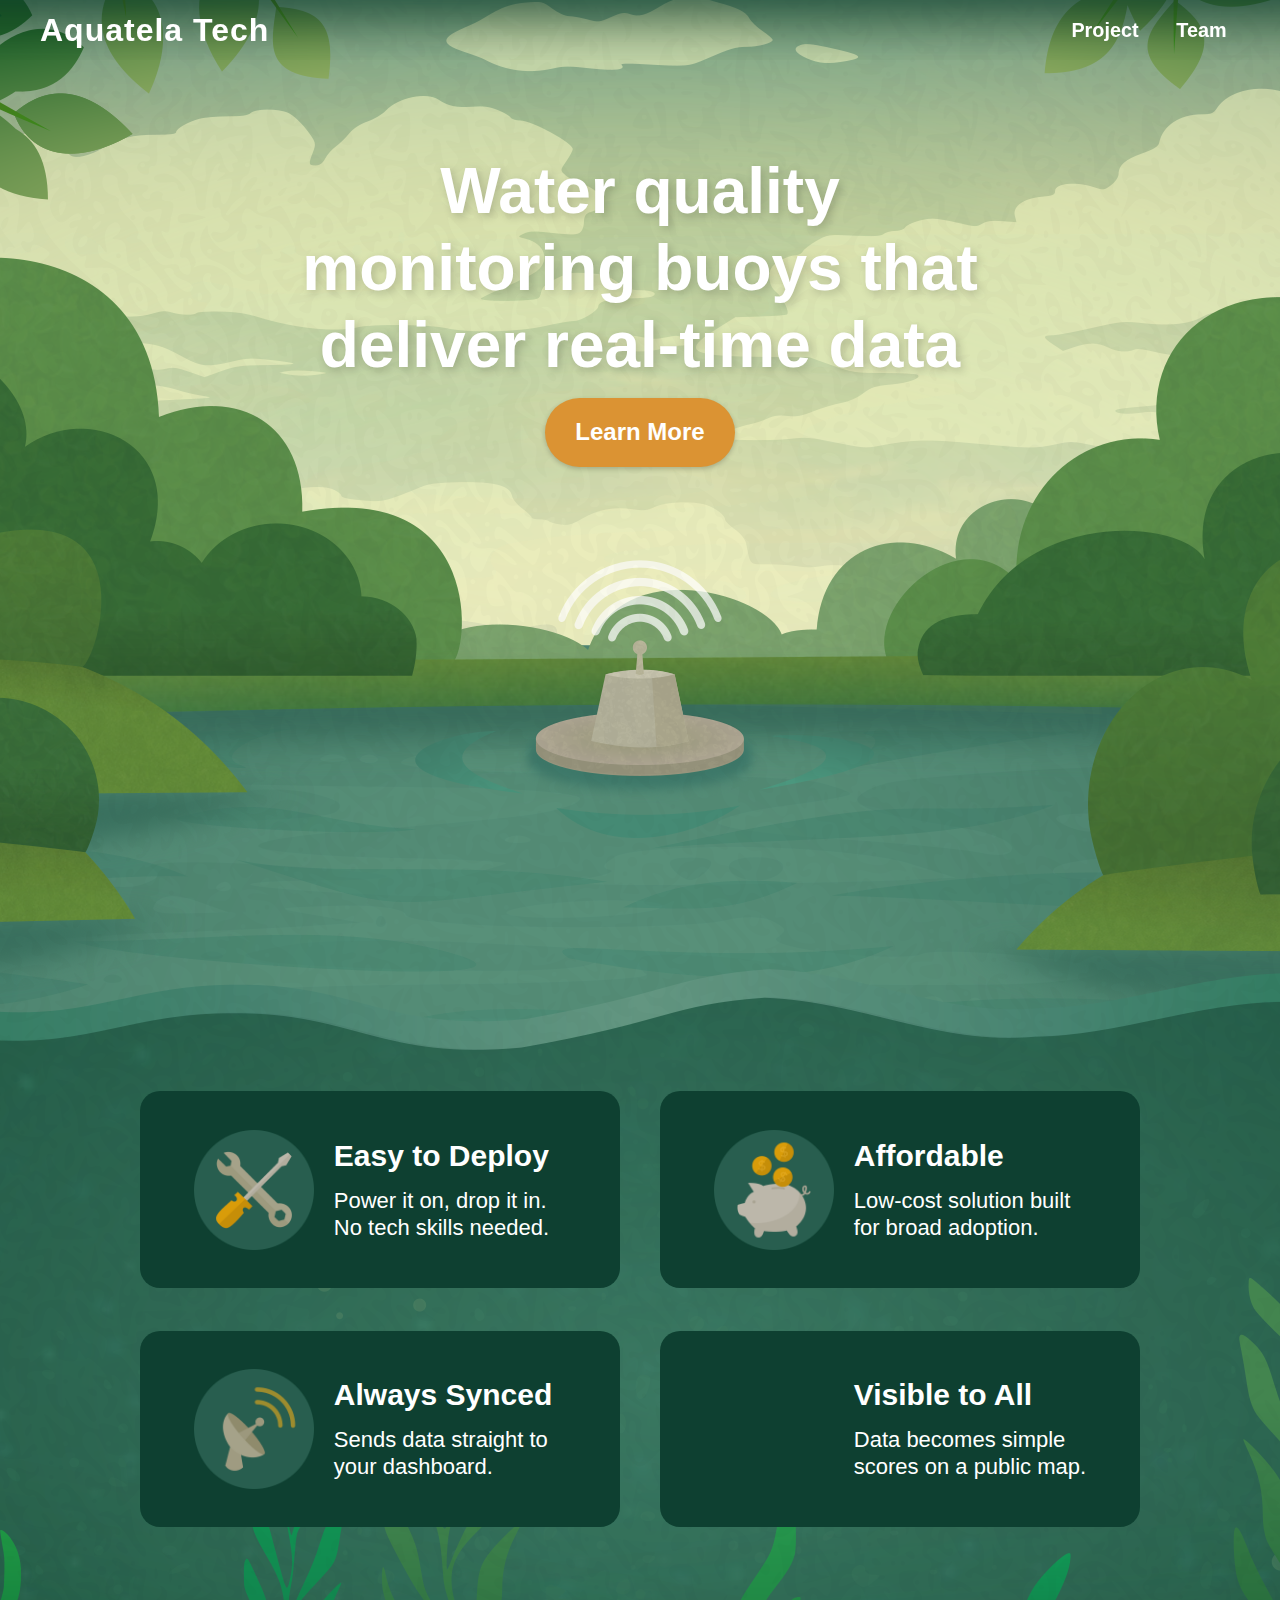
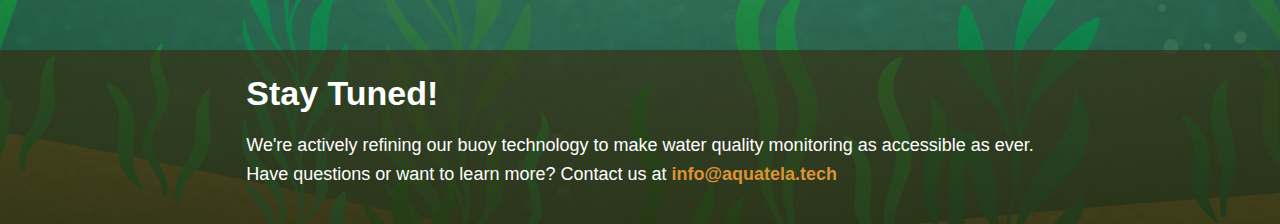
<file: index.html>
<!doctype html>
<html
  lang="en"
  data-ws-project="aeba305a-dd2a-4137-afa5-697c6670e5cd"
  data-ws-last-published="2025-05-08T07:51:18.484Z"
>
  <head>
    <link
      rel="stylesheet"
      type="text/css"
      href="/assets/static/app_generated_index-6937cd5a.Rnsvbnbw.css"
    />
    <meta charset="UTF-8" />
    <meta name="viewport" content="width=device-width,initial-scale=1" />
    <meta property="og:url" content="https://url/" />
    <title>Aquatela | Home</title>
    <meta property="og:title" content="Aquatela | Home" />
    <meta property="og:type" content="website" />
    <link
      rel="preload"
      href="/assets/home-page-static_GwyVDi6mcc_eP9hF1YC5P.png"
      as="image"
    />
    <link
      rel="preload"
      href="/assets/nav-gradient_JK7eqdZPVu8eX98tXCpqa.png"
      as="image"
    />
  </head>
  <body
    class="w-body c1e43r6 c1uqsmt5 cwozv43 cx83740 c1fyctuu ckdhwgm c1fs807b cajyuyc c29wygl c1e4zpte c16qinmw cqo227o c158l0vi c10p2nnf c90ocou c6xgxnw c8kr2jy c16rlyb4 cbr54tp cqy0o3w clgnmap cx17q2c"
  >
    <section
      data-ws-tag="section"
      class="w-box c1e4zpte cqo227o c1n34qvq c1d5j7dy cbzfgyt chew80f c16sw3ly c1msjqvr c1wj1ore ci8evok cislq4d c1n20y5q c1tjuwbb cepo05h c2dcbdw c2m4upm c1aohopv c12obpov clb6fu6 cx83740 ckdhwgm c1fyctuu c1b8igwk c1yureh4 c1jqidfr c1h7pdt5 c1vabich cd4r62k c1y50ttd csjau20 cnbv3no c1vfd1yi c1qpqe84 cdmlwge"
    >
      <h1
        class="w-heading c1ta45ht cqo227o c158l0vi co50pcc cd6ukxc c1wj1ore cngop4x c1lrfbd8 cu9h4f5 c1o40mnh c1yfxrbu c1t83hyp"
      >
        <a href="/" class="w-link cngop4x c10zevxk"
          ><b class="w-bold-text c1qvien3">Aquatela Tech</b></a
        >
      </h1>
      <button
        type="button"
        class="w-button c3vrnew cqo227o cdsixlj c1h4njb2 cad1khj c1s3yoar c1sjos98 cqek5cn ce1328x clq8w49 cryiysw c1w7buv5 c1gqgn6b c1oqukc7 cqowqh2 c14a2rl9 cz6edbb c1d071x8 c1b9uxcz cv2ee6t c5i8rgk c1u7836v czzy9w4 c1xoap9v c1s26lth cohyffm c1m3rb5q cjf8duf c1hkctvg c14r8fnr c196lg20 c1abve0x c1dtdta3 cexlgm6 ctuvcwp cvijp9i c2q9uoo ciju9e3 c1eb3k0g cq6yfe8 c7hpd3w c4ia7z2 c1kuj3qc c9z2xs6"
        aria-haspopup="dialog"
        aria-expanded="false"
        aria-controls="radix-:R16:"
        data-state="closed"
      >
        <div class="w-html-embed">
          <svg
            xmlns="http://www.w3.org/2000/svg"
            fill="none"
            viewBox="0 0 16 16"
            width="100%"
            height="100%"
            style="display: block"
          >
            <path
              stroke="currentColor"
              stroke-linecap="round"
              stroke-linejoin="round"
              d="M2.667 8h10.666M2.667 4h10.666M2.667 12h10.666"
            />
          </svg>
        </div>
      </button>
      <nav
        aria-label="Main"
        data-orientation="horizontal"
        dir="ltr"
        class="w-navigation-menu c8kajmy c1bqxjyp ca3kb4l cyvlchd c1f9y267 cdgqwgt c1vi2huu c2m4upm c1ta45ht c1x4sc6 c16xdhk9 cgcgcco"
      >
        <div style="position: relative">
          <ul
            data-orientation="horizontal"
            class="w-menu-list c1e4zpte cg9wkjw cmg9nb1 cjh1nyy c178368o cqo227o cdsixlj c1417zg2 c82nsb9 cyvlchd c1f9y267 cdgqwgt c1vi2huu c18kcef4 c1t4onqv"
            dir="ltr"
          >
            <li data-ws-index="0" class="w-menu-item c1fs807b">
              <a
                href="/project"
                class="w-link cqwzt5j cqo227o cdsixlj c1h4njb2 cad1khj c1s3yoar c1sjos98 cqek5cn c3sl5nt clq8w49 cryiysw c91zbmj c1gxgryy cgfgbte cuz3afu cc2qm0a c10zevxk c1w32cka cn5z5co c1b9uxcz cv2ee6t c5i8rgk c1u7836v czzy9w4 cumjjki ces3jry c1kbuqi6 c8n3pmz c16osmk7 cu5znzz cu9nmal c1dod7ry cttsj43 c1ar4od1 c3h3142 c9pd14o cx9ai9i cgkcoie"
                data-radix-collection-item=""
                ><b class="w-bold-text cyvlchd c1f9y267 cdgqwgt c1vi2huu"
                  >Project</b
                ></a
              >
            </li>
            <li data-ws-index="1" class="w-menu-item">
              <a
                href="/team"
                class="w-link cqwzt5j cqo227o cdsixlj c1h4njb2 cad1khj c1s3yoar c1sjos98 cqek5cn c3sl5nt clq8w49 cryiysw c91zbmj c1gxgryy cgfgbte cuz3afu cc2qm0a c10zevxk c1w32cka c1d071x8 c1b9uxcz cv2ee6t c5i8rgk c1u7836v czzy9w4 cwx4gbg ces3jry c1kbuqi6 c8n3pmz c16osmk7 cu5znzz cu9nmal c1dod7ry cttsj43 c1ar4od1"
                data-radix-collection-item=""
                ><b class="w-bold-text">Team</b></a
              >
            </li>
          </ul>
        </div>
      </nav>
    </section>
    <div
      class="w-box c1nwqxdj cadmdl c1cedh51 c1kz2zzx ck0mapd c1a2ylzu cw8dz12 c1e4zpte cqo227o c1n34qvq c1k8r9v7 cxetwme c1teyp7f c8n1gsb cn2vn9w c1804p8i c16qinmw cht49vi cs2et3e c1ufg991 c1u6s5xs"
    >
      <div
        class="w-box c1e4zpte cqo227o cdsixlj c1pnmf0o c17nug3y c171oul7 cc2884r c16qinmw c1oqukc7 c165uier ci4u2uw c1voopos c1mg3389"
      >
        <div
          class="w-box cfsogwy c1b9mzx1 c1oqukc7 c1e4zpte cqo227o cdsixlj c165uier ci4u2uw cktoyel cb6mcvf co02hup c3yxmjj c126kb10"
        >
          <b
            class="w-bold-text cuw54ty cv3i7z8 c89gk1v c13dtk24 c10kd2v1 ci2e50w cnso28p c1y90kek c1h25oxd c18ao9qr cuutlyh c1t176xa c1mtpcg"
            >Water quality monitoring buoys that deliver real-time data</b
          >
        </div>
        <a
          href="/project"
          class="w-link c1eoszt9 csmcje7 c2hanf7 c1ixc518 c1ojttma c17a7j24 cngop4x c10zevxk c1qlt6az c1jfmrk7 c7nuccs cgi2vr6 colvios cakxs6u c1779xmr c13wus2y c69maq cccirib cr5m9dj cewkzn9 cm1w7c8 c1m26vc3 cv1r5eh castbqt c11cu2wr"
          ><b class="w-bold-text c1oxchlx c3413yi cd2ovsl">Learn More</b></a
        >
      </div>
      <div
        class="w-box cgrylvk c1e4zpte coklccp cdsixlj cao5ny1 c1w9tcri c1k8r9v7 c8a6d5z c1mincmu cishqyl c4r1t33 c1rfuby c1azubuh cunqqr c65jstr c1b7q4kg"
      >
        <div
          class="w-box c1vbwn7l c1e4zpte cdsixlj cqo227o c1w2whtd cbxpd5h c1fmymlp c1wd61rs cao5ny1 c1w9tcri c1gxgryy c1l1in5y cuzm5mi cg9wkjw c1mincmu c1aktwle c1d5j7dy c114s866 c165uier ci4u2uw c1er7adc cyba28g c9lr8pn cpdr3d8 cmtp2ow c1ynu0no c3xcteo c1uzk4zv cb81o9w cqbemwf c11x1rut c1putvbv ctqu61p"
        >
          <div
            class="w-box c299ntm c1e4zpte cqo227o cdsixlj c1d5j7dy ckiacte c3qe6zt clc67ry c18jkx6h cwy74fm cd82sfo c2gwq1w cc21fqt c1nfx632 cbzo4zg c1ktywd2 cvqu5wh cqz4t94 chncvm2 cntrz5i c8hr4un c7uv9zs c5xshz c1h9ifpv c1qkayvx crw3nqn c49ur8p c1h25oxd cc846az c1gicbcy c1m0iyf6 c1i8c9ge c1b7q4kg c1j78pyr c1nryiiu"
          >
            <img
              alt=""
              width="60"
              height="60"
              src="/assets/tools_k-H-Uupz4m18ccBl6RQqJ.png"
              class="w-image cd82sfo c1gj90fe c1161q2t c12taqxp cxpahek cio2uqi"
              sizes="100vw"
              srcset="
                /assets/tools_k-H-Uupz4m18ccBl6RQqJ.png  16w,
                /assets/tools_k-H-Uupz4m18ccBl6RQqJ.png  32w,
                /assets/tools_k-H-Uupz4m18ccBl6RQqJ.png  48w,
                /assets/tools_k-H-Uupz4m18ccBl6RQqJ.png  64w,
                /assets/tools_k-H-Uupz4m18ccBl6RQqJ.png  96w,
                /assets/tools_k-H-Uupz4m18ccBl6RQqJ.png 128w
              "
              decoding="async"
              loading="lazy"
            />
            <div
              class="w-box c1e4zpte c16qinmw cqo227o cdsixlj chew80f c16sw3ly c18bkbho c1at3etm"
            >
              <h1
                class="w-heading cd82sfo c1nr3r7s c1hb2rvi cjkfqqd c1a4urtp cm2jlv6 cdyhtw7 c1fp54ef"
              >
                <span class="w-text"
                  ><span class="w-text cdrhx81 cd82sfo cxqf13g c1o40mnh cbxckzr"
                    >Easy to Deploy</span
                  >
                  <div
                    class="w-text cd82sfo c1fs807b c1uugf2 cdfsac8 ctxsvwp c1h0sm75 c1p4sfqa cc846az c1oaxia3"
                  >
                    Power it on, drop it in. No tech skills needed.
                  </div></span
                >
              </h1>
            </div>
          </div>
          <div
            class="w-box c299ntm c1e4zpte cqo227o cdsixlj c1d5j7dy ckiacte c3qe6zt clc67ry c18jkx6h cwy74fm cd82sfo c2gwq1w cc21fqt c1nfx632 cbzo4zg c1ktywd2 cvqu5wh cqz4t94 chncvm2 cntrz5i c8hr4un c7uv9zs c5xshz c1h9ifpv c1qkayvx crw3nqn c49ur8p c1h25oxd cc846az c1gicbcy c1i8c9ge c1b7q4kg c1j78pyr c1nryiiu"
          >
            <img
              alt=""
              width="60"
              height="60"
              src="/assets/money_xlkPaodsA6rTo0BUrhyrw.png"
              class="w-image cd82sfo c1gj90fe c1161q2t c12taqxp cio2uqi cxpahek"
              sizes="100vw"
              srcset="
                /assets/money_xlkPaodsA6rTo0BUrhyrw.png  16w,
                /assets/money_xlkPaodsA6rTo0BUrhyrw.png  32w,
                /assets/money_xlkPaodsA6rTo0BUrhyrw.png  48w,
                /assets/money_xlkPaodsA6rTo0BUrhyrw.png  64w,
                /assets/money_xlkPaodsA6rTo0BUrhyrw.png  96w,
                /assets/money_xlkPaodsA6rTo0BUrhyrw.png 128w
              "
              decoding="async"
              loading="lazy"
            />
            <div
              class="w-box c1e4zpte c16qinmw cqo227o cdsixlj chew80f c16sw3ly c18bkbho c1at3etm"
            >
              <h1
                class="w-heading cd82sfo c1nr3r7s c1hb2rvi cjkfqqd c1a4urtp cm2jlv6 cdyhtw7 c1fp54ef"
              >
                <span class="w-text"
                  ><span class="w-text cdrhx81 cd82sfo cxqf13g c1o40mnh cbxckzr"
                    >Affordable</span
                  >
                  <div
                    class="w-text cd82sfo c1fs807b c1uugf2 cdfsac8 ctxsvwp c1h0sm75 c1p4sfqa cc846az c1oaxia3"
                  >
                    Low-cost solution built for broad adoption.
                  </div></span
                >
              </h1>
            </div>
          </div>
          <div
            class="w-box c299ntm c1e4zpte cqo227o cdsixlj c1d5j7dy ckiacte c3qe6zt clc67ry c18jkx6h cwy74fm cd82sfo c2gwq1w cc21fqt c1nfx632 cbzo4zg c1ktywd2 cvqu5wh cqz4t94 chncvm2 cntrz5i c8hr4un c7uv9zs c5xshz c1h9ifpv c1qkayvx crw3nqn c49ur8p c1h25oxd cc846az c1gicbcy c1i8c9ge c1b7q4kg c1j78pyr c1nryiiu"
          >
            <img
              alt=""
              width="60"
              height="60"
              src="/assets/signal_gN_b8W2rWHoqC7o6SsFK2.png"
              class="w-image cd82sfo c1gj90fe c1161q2t cio2uqi cxpahek"
              sizes="100vw"
              srcset="
                /assets/signal_gN_b8W2rWHoqC7o6SsFK2.png  16w,
                /assets/signal_gN_b8W2rWHoqC7o6SsFK2.png  32w,
                /assets/signal_gN_b8W2rWHoqC7o6SsFK2.png  48w,
                /assets/signal_gN_b8W2rWHoqC7o6SsFK2.png  64w,
                /assets/signal_gN_b8W2rWHoqC7o6SsFK2.png  96w,
                /assets/signal_gN_b8W2rWHoqC7o6SsFK2.png 128w
              "
              decoding="async"
              loading="lazy"
            />
            <div
              class="w-box c1e4zpte c16qinmw cqo227o cdsixlj chew80f c16sw3ly c18bkbho c1at3etm"
            >
              <h1
                class="w-heading cd82sfo c1nr3r7s c1hb2rvi cjkfqqd c1a4urtp cm2jlv6 cdyhtw7 c1fp54ef"
              >
                <span class="w-text"
                  ><span class="w-text cdrhx81 cd82sfo cxqf13g c1o40mnh cbxckzr"
                    >Always Synced</span
                  >
                  <div
                    class="w-text cd82sfo c1fs807b c1uugf2 cdfsac8 ctxsvwp c1h0sm75 c1p4sfqa cc846az c1oaxia3"
                  >
                    Sends data straight to your dashboard.
                  </div></span
                >
              </h1>
            </div>
          </div>
          <div
            class="w-box c299ntm c1e4zpte cqo227o cdsixlj c1d5j7dy ckiacte c3qe6zt clc67ry c18jkx6h cwy74fm cd82sfo c2gwq1w cc21fqt c1nfx632 cbzo4zg c1ktywd2 cvqu5wh cqz4t94 chncvm2 cntrz5i c8hr4un c7uv9zs c5xshz c1h9ifpv c1qkayvx crw3nqn c49ur8p c1h25oxd cc846az c1gicbcy c1i8c9ge c1b7q4kg c1j78pyr c1nryiiu"
          >
            <img
              alt=""
              width="60"
              height="60"
              src="/assets/map_UKoQGVPR4ARaFKOKJBNk8.png"
              class="w-image cd82sfo c1gj90fe c1161q2t cio2uqi cxpahek"
              sizes="100vw"
              srcset="
                /assets/map_UKoQGVPR4ARaFKOKJBNk8.png  16w,
                /assets/map_UKoQGVPR4ARaFKOKJBNk8.png  32w,
                /assets/map_UKoQGVPR4ARaFKOKJBNk8.png  48w,
                /assets/map_UKoQGVPR4ARaFKOKJBNk8.png  64w,
                /assets/map_UKoQGVPR4ARaFKOKJBNk8.png  96w,
                /assets/map_UKoQGVPR4ARaFKOKJBNk8.png 128w
              "
              decoding="async"
              loading="lazy"
            />
            <div
              class="w-box c1e4zpte c16qinmw cqo227o cdsixlj chew80f c16sw3ly c18bkbho c1at3etm"
            >
              <h1
                class="w-heading cd82sfo c1nr3r7s c1hb2rvi cjkfqqd c1a4urtp cm2jlv6 cdyhtw7 c1fp54ef"
              >
                <span class="w-text"
                  ><span class="w-text cdrhx81 cd82sfo cxqf13g c1o40mnh cbxckzr"
                    >Visible to All</span
                  >
                  <div
                    class="w-text cd82sfo c1fs807b c1uugf2 cdfsac8 ctxsvwp c1h0sm75 c1p4sfqa cc846az c1oaxia3"
                  >
                    Data becomes simple scores on a public map.
                  </div></span
                >
              </h1>
            </div>
          </div>
        </div>
      </div>
    </div>
    <div
      class="w-box c1e4zpte cgems2w cdsixlj cx9cmj0 c1icefhz c1uqxw5t c4bthox c8a6d5z c1mincmu c1l1in5y c5xshz cktoyel c1aoee39 c1obdqc"
    >
      <div
        class="w-box ctt90ew ctxsvwp c1mci2zf c1ta45ht c16qinmw cgems2w c158l0vi c163d51h c1oa28nx cb6mcvf cfdbfvh c17hmdxn c102f007 cfah0od c1q9yadq"
      >
        <h1 class="w-heading crqia3j ckf76z1 cafqvny c1k668qq">Stay Tuned!</h1>
        <div class="w-text c1gz0gyz c1bf46l c1h0sm75 c1275ah6 c10r1gub">
          We&#x27;re actively refining our buoy technology to make water quality
          monitoring as accessible as ever.
        </div>
        <div class="w-text c1264ytn c1275ah6 c1gz0gyz c1bf46l c1h0sm75">
          Have questions or want to learn more? Contact us at
          <b class="w-bold-text c7jctyo">info@aquatela.tech</b>
        </div>
      </div>
    </div>
    <script id="vike_pageContext" type="application/json">
      {
        "_urlRewrite": null,
        "pageId": "/pages/index",
        "routeParams": {},
        "data": {
          "url": "https://url/",
          "system": { "params": {}, "search": {}, "origin": "https://url" },
          "resources": {},
          "pageMeta": {
            "title": "Aquatela | Home",
            "description": "!undefined",
            "excludePageFromSearch": "!undefined",
            "language": "!undefined",
            "socialImageAssetName": "!undefined",
            "socialImageUrl": "!undefined",
            "status": "!undefined",
            "redirect": "!undefined",
            "custom": []
          }
        }
      }
    </script>
    <script
      src="/assets/entries/entry-server-routing.BRub68Fc.js"
      type="module"
      async
    ></script>
    <link
      rel="modulepreload"
      href="/assets/entries/pages_index.D2dMRCJL.js"
      as="script"
      type="text/javascript"
    /><link
      rel="modulepreload"
      href="/assets/chunks/chunk-D2novGpq.js"
      as="script"
      type="text/javascript"
    />
  </body>
</html>
</file>
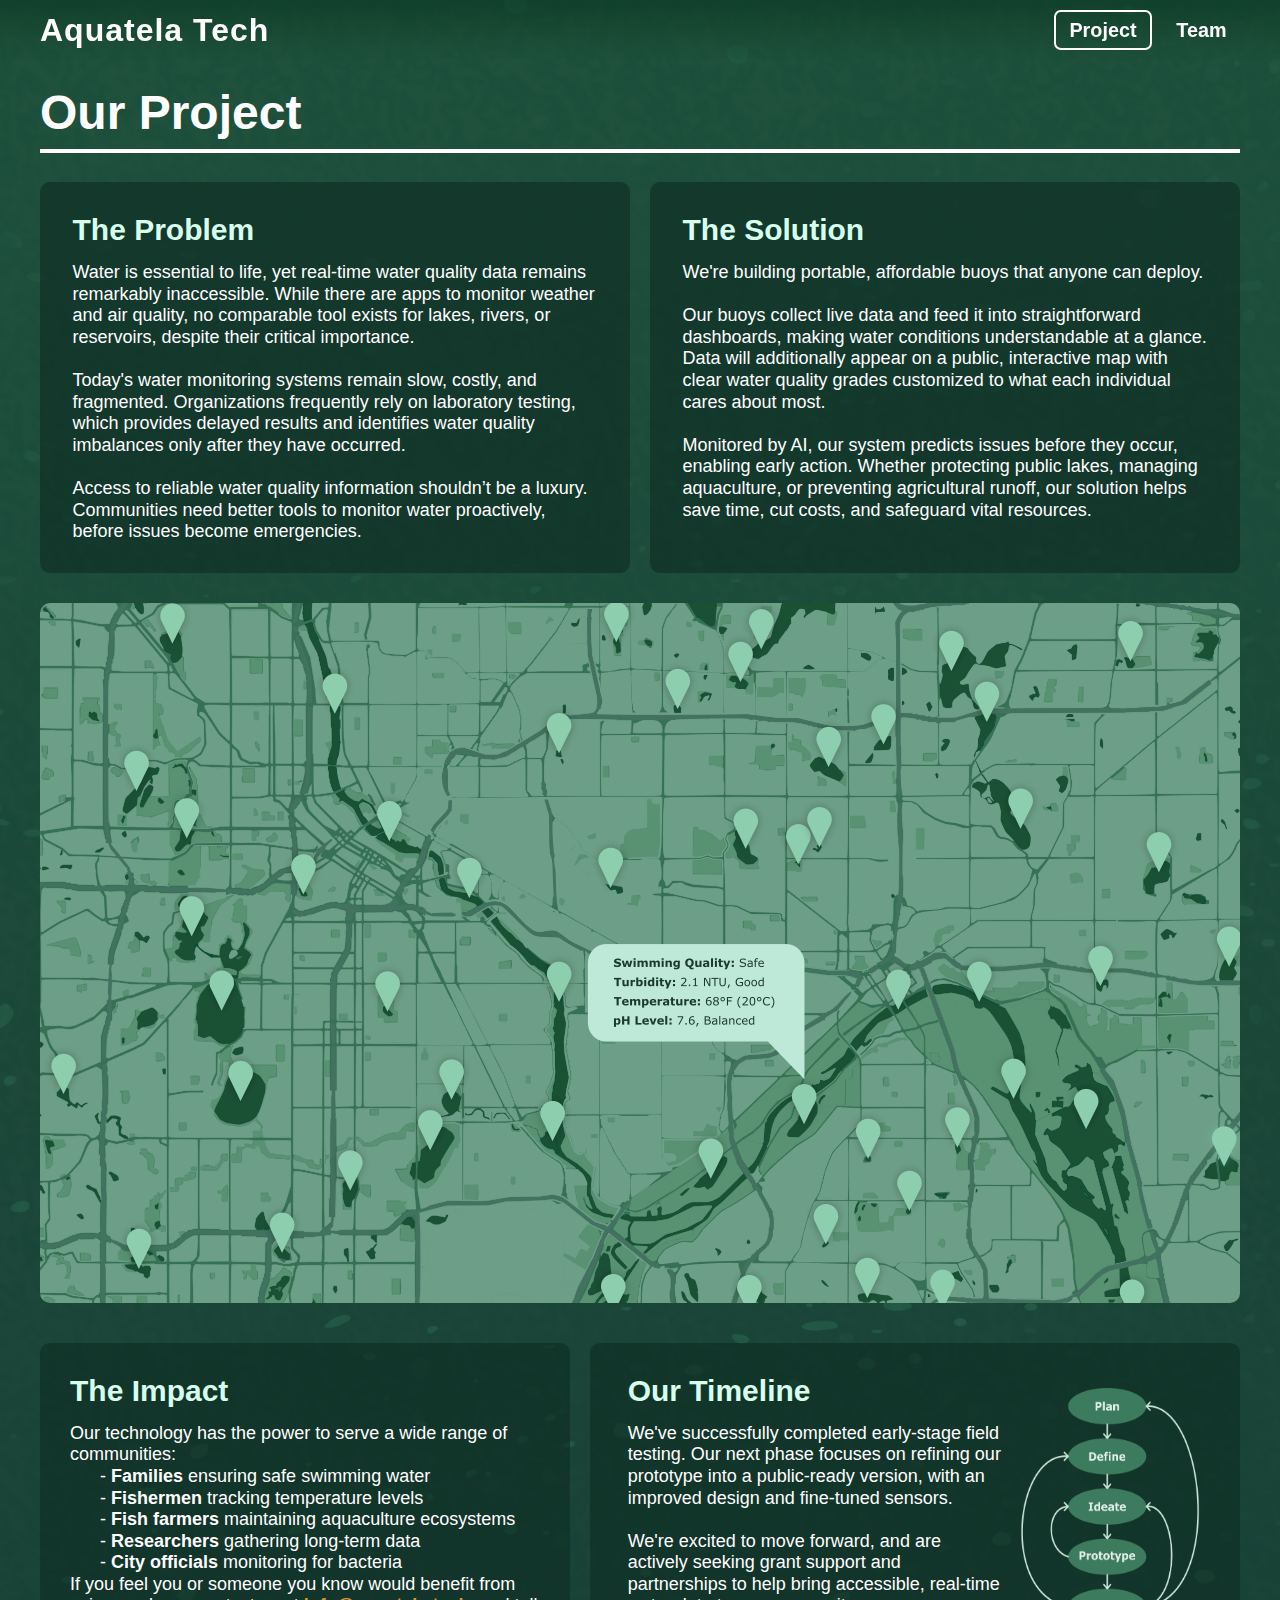
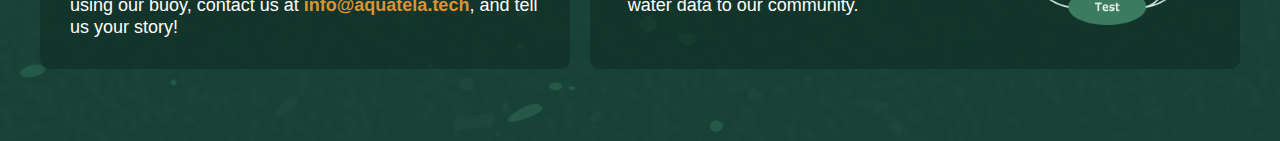
<file: project/index.html>
<!doctype html>
<html
  lang="en"
  data-ws-project="aeba305a-dd2a-4137-afa5-697c6670e5cd"
  data-ws-last-published="2025-05-08T07:51:18.484Z"
>
  <head>
    <link
      rel="stylesheet"
      type="text/css"
      href="/assets/static/app_generated_index-6937cd5a.Rnsvbnbw.css"
    />
    <meta charset="UTF-8" />
    <meta name="viewport" content="width=device-width,initial-scale=1" />
    <meta property="og:url" content="https://url/project" />
    <title>Aquatela | Project</title>
    <meta property="og:title" content="Aquatela | Project" />
    <meta property="og:type" content="website" />
    <meta name="robots" content="noindex, nofollow" />
    <link
      rel="preload"
      href="/assets/home-page-static_GwyVDi6mcc_eP9hF1YC5P.png"
      as="image"
    />
    <link
      rel="preload"
      href="/assets/other-page-static_4UZXTy1RtlZl2lKS9RT9V.png"
      as="image"
    />
    <link
      rel="preload"
      href="/assets/nav-gradient_JK7eqdZPVu8eX98tXCpqa.png"
      as="image"
    />
    <link
      rel="preload"
      href="/assets/page-dark_37Kl2FIvr7-l_vHIMH3Jm.png"
      as="image"
    />
    <link
      rel="preload"
      href="/assets/map-monochrome_RSuCFuz9gMvnLr6hzB07S.png"
      as="image"
    />
  </head>
  <body
    class="w-body c13n8z7t c1eqzzyg c1b8igwk cx83740 c1fyctuu ckdhwgm c1fuh131 cwadeii cb2vhtu c1v7sdg2 c1l9u6ck c1k8r9v7 c1e4zpte c16qinmw cbzfgyt c1u4rgqt c10p2nnf c90ocou coc94m9 cao5ny1 c1w9tcri cqo227o cdsixlj c1y3kjan"
  >
    <section
      data-ws-tag="section"
      class="w-box c1e4zpte cqo227o c1n34qvq c1d5j7dy cbzfgyt chew80f c16sw3ly c1msjqvr c1wj1ore ci8evok cislq4d c1n20y5q c1tjuwbb cepo05h c2dcbdw c2m4upm c1aohopv c12obpov clb6fu6 cx83740 ckdhwgm c1fyctuu c1b8igwk c1yureh4 c1jqidfr c1h7pdt5 c1vabich cd4r62k c1y50ttd csjau20 cnbv3no c1vfd1yi c1qpqe84 cdmlwge"
    >
      <h1
        class="w-heading c1ta45ht cqo227o c158l0vi co50pcc cd6ukxc c1wj1ore cngop4x c1lrfbd8 cu9h4f5 c1o40mnh c1yfxrbu c1t83hyp"
      >
        <a href="/" class="w-link cngop4x c10zevxk"
          ><b class="w-bold-text c1qvien3">Aquatela Tech</b></a
        >
      </h1>
      <button
        type="button"
        class="w-button c3vrnew cqo227o cdsixlj c1h4njb2 cad1khj c1s3yoar c1sjos98 cqek5cn ce1328x clq8w49 cryiysw c1w7buv5 c1gqgn6b c1oqukc7 cqowqh2 c14a2rl9 cz6edbb c1d071x8 c1b9uxcz cv2ee6t c5i8rgk c1u7836v czzy9w4 c1xoap9v c1s26lth cohyffm c1m3rb5q cjf8duf c1hkctvg c14r8fnr c196lg20 c1abve0x c1dtdta3 cexlgm6 ctuvcwp cvijp9i c2q9uoo ciju9e3 c1eb3k0g cq6yfe8 c7hpd3w c4ia7z2 c1kuj3qc c9z2xs6"
        aria-haspopup="dialog"
        aria-expanded="false"
        aria-controls="radix-:R16:"
        data-state="closed"
      >
        <div class="w-html-embed">
          <svg
            xmlns="http://www.w3.org/2000/svg"
            fill="none"
            viewBox="0 0 16 16"
            width="100%"
            height="100%"
            style="display: block"
          >
            <path
              stroke="currentColor"
              stroke-linecap="round"
              stroke-linejoin="round"
              d="M2.667 8h10.666M2.667 4h10.666M2.667 12h10.666"
            />
          </svg>
        </div>
      </button>
      <nav
        aria-label="Main"
        data-orientation="horizontal"
        dir="ltr"
        class="w-navigation-menu c8kajmy c1bqxjyp ca3kb4l cyvlchd c1f9y267 cdgqwgt c1vi2huu c2m4upm c1ta45ht c1x4sc6 c16xdhk9 cgcgcco"
      >
        <div style="position: relative">
          <ul
            data-orientation="horizontal"
            class="w-menu-list c1e4zpte cg9wkjw cmg9nb1 cjh1nyy c178368o cqo227o cdsixlj c1417zg2 c82nsb9 cyvlchd c1f9y267 cdgqwgt c1vi2huu c18kcef4 c1t4onqv"
            dir="ltr"
          >
            <li data-ws-index="0" class="w-menu-item c1fs807b">
              <a
                href="/project"
                class="w-link cqwzt5j cqo227o cdsixlj c1h4njb2 cad1khj c1s3yoar c1sjos98 cqek5cn c3sl5nt clq8w49 cryiysw c91zbmj c1gxgryy cgfgbte cuz3afu cc2qm0a c10zevxk c1w32cka c17dk95w c1b9uxcz cv2ee6t c5i8rgk c1u7836v czzy9w4 cumjjki ces3jry c1kbuqi6 c8n3pmz c16osmk7 cu5znzz cu9nmal c1dod7ry cttsj43 c1ar4od1"
                data-radix-collection-item=""
                ><b class="w-bold-text">Project</b></a
              >
            </li>
            <li data-ws-index="1" class="w-menu-item">
              <a
                href="/team"
                class="w-link cqwzt5j cqo227o cdsixlj c1h4njb2 cad1khj c1s3yoar c1sjos98 cqek5cn c3sl5nt clq8w49 cryiysw c91zbmj c1gxgryy cgfgbte cuz3afu cc2qm0a c10zevxk c1w32cka c1d071x8 c1b9uxcz cv2ee6t c5i8rgk c1u7836v czzy9w4 cwx4gbg ces3jry c1kbuqi6 c8n3pmz c16osmk7 cu5znzz cu9nmal c1dod7ry cttsj43 c1ar4od1"
                data-radix-collection-item=""
                ><b class="w-bold-text">Team</b></a
              >
            </li>
          </ul>
        </div>
      </nav>
    </section>
    <div
      class="w-box c1lvohu7 c1e4zpte cqo227o cdsixlj c16qinmw cgrylvk c8a6d5z c1mincmu c1k95r88 ctzdjp1 c1xralnn"
    >
      <div
        class="w-box cgykwgk c1oqukc7 c14a2rl9 c1tdfvwc c1cf34x c1e4zpte cqo227o c158l0vi c1nwqxdj cadmdl c1cedh51 c1kz2zzx ck0mapd c1a2ylzu c1l1in5y c1679gs4 c11hhyt2 ca3kb4l cs2et3e ced6j7i cb6mcvf c1j2zg8 c158yswg ce76z42"
      >
        <div
          class="w-box c2e7wmv cxetwme c1cf34x c1e4zpte cqo227o c158l0vi c1nwqxdj cadmdl c1cedh51 c1kz2zzx ck0mapd c1a2ylzu c1k8r9v7 c1679gs4 c11hhyt2 c7gqs5a c1teyp7f c8n1gsb cn2vn9w c1804p8i c6asksg c799lxq cs2et3e c1l0sa7q co7gz64"
        >
          <h1
            class="w-heading c1vzcnse cddh98v c10r1gub cfa1txu c68hazr csrm7f9 ch0y8ak c1s32qu7 c16s8kgz c1fqbqhy"
          >
            <b
              class="w-bold-text c16s8kgz ci0u9h cngop4x cc2xeua c2ih00c cm5fh7r"
              >Our Project</b
            >
          </h1>
        </div>
      </div>
      <hr
        class="w-separator c6et5fu ca6y51n c1exempp c80dmhe cqle8lf c16uv4kv czvp1iv c1wyorb1 c2yghbq c1l1in5y c1yvi7rx"
      />
      <div
        class="w-box c1e4zpte c5cp32i cdsixlj cy4xbhe c1e0jzzx c1d5j7dy caqkid9 cv2osbw cz5mmvw cbzfgyt c1u4rgqt c1opttg1 c1l1in5y c16wflko c1sfbgxb"
      >
        <h1
          class="w-heading c11ewvr5 c1315icc cpem940 chag4g2 c375q1x c1mtqtae c1ricra7 cthy3r4 c1nwqxdj cadmdl c1cedh51 c1kz2zzx ck0mapd c1a2ylzu c15bar1z c1e4zpte c1d5j7dy cdsixlj cg9wkjw c1mincmu c1aktwle c5cp32i cwv085x c1442o2s ch0hhi8 c1mhv0sn"
        >
          <div
            class="w-text ces8uaa cwuhgz5 cuckycm clfeaz7 crj7qw6 c1hqtzqv c1l1in5y cao5ny1 c16ayak0 cqvnw8 ca3kb4l c1e4zpte c15bar1z c16qinmw cgems2w c158l0vi"
          >
            <span class="w-text cddh98v cdrhx81">The Problem</span>
            <div
              class="w-text cd82sfo c1275ah6 c1uugf2 cdfsac8 ctxsvwp cngop4x c1k8r9v7 c1horqe c1ta45ht cqo227o cpc2qa2 c1h0sm75 c1p4sfqa cc846az c1oaxia3"
            >
              <span class="w-text c1275ah6 cngop4x"
                >Water is essential to life, yet real-time water quality data
                remains remarkably inaccessible. While there are apps to monitor
                weather and air quality, no comparable tool exists for lakes,
                rivers, or reservoirs, despite their critical importance.<br /><br />Today&#x27;s
                water monitoring systems remain slow, costly, and fragmented.
                Organizations frequently rely on laboratory testing, which
                provides delayed results and identifies water quality imbalances
                only after they have occurred.<br /><br />Access to reliable
                water quality information shouldn’t be a luxury. Communities
                need better tools to monitor water proactively, before issues
                become emergencies.</span
              >
            </div>
          </div>
        </h1>
        <h1
          class="w-heading c11ewvr5 c1315icc cpem940 chag4g2 c375q1x c1ricra7 cthy3r4 c1mtqtae c1nwqxdj cadmdl c1cedh51 c1kz2zzx ck0mapd c1a2ylzu c15bar1z c1e4zpte c5cp32i cdsixlj cg9wkjw c1mincmu c1d5j7dy c1aktwle cwv085x ch0hhi8 c1mhv0sn"
        >
          <div
            class="w-text ces8uaa cwuhgz5 cuckycm clfeaz7 crj7qw6 c1hqtzqv c16ayak0 c1l1in5y c1e4zpte c16qinmw cgems2w c158l0vi"
          >
            <span class="w-text cddh98v cdrhx81">The Solution</span>
            <div
              class="w-text cd82sfo c1275ah6 c1uugf2 cdfsac8 ctxsvwp cngop4x c1k8r9v7 c1horqe c1ta45ht cqo227o cpc2qa2 c1h0sm75 c1p4sfqa cc846az c1oaxia3"
            >
              <span class="w-text"
                >We&#x27;re building portable, affordable buoys that anyone can
                deploy. <br /><br />Our buoys collect live data and feed it into
                straightforward dashboards, making water conditions
                understandable at a glance. Data will additionally appear on a
                public, interactive map with clear water quality grades
                customized to what each individual cares about most.<br /><br />Monitored
                by AI, our system predicts issues before they occur, enabling
                early action. Whether protecting public lakes, managing
                aquaculture, or preventing agricultural runoff, our solution
                helps save time, cut costs, and safeguard vital resources.</span
              >
            </div>
          </div>
        </h1>
      </div>
      <div
        class="w-box c3vrnew c5cp32i cdsixlj cy4xbhe c1e0jzzx c1d5j7dy caqkid9 cv2osbw cz5mmvw cbzfgyt c1u4rgqt c1opttg1 c1l1in5y c16wflko c1sl2fzq cus4lmy c2ugh0d cyhkurv cbq5b25 c1ptc7rq c1msbbiq c1mg3389"
      >
        <h1
          class="w-heading c1sa0wg8 c4t3ce0 c1nq9a5k c1kax3vb c2x6gi7 c1mtqtae c1ricra7 cthy3r4 c1fz9spv c13yk728 c1b8igwk cx83740 c1fyctuu ckdhwgm c15bar1z c1e4zpte c1d5j7dy cdsixlj cg9wkjw c1mincmu c1aktwle c5cp32i cwv085x c1442o2s ch0hhi8 cpcgwkb c1w6mz4t c1tuat4u cyba28g c9lr8pn cs6o2uh ctnsdok c1u2z4cm c5ecklh c1yizztw cbdappb cyn775n ct0y1zl cc8bs34 cweutnc chxl9w7 c17udxnr c1rwa73v crd0e5z cpa0pwp c1da5qs6 c2i6q1s"
        >
          <div
            class="w-text ces8uaa cwuhgz5 cuckycm clfeaz7 crj7qw6 c1hqtzqv c1l1in5y cao5ny1 c16ayak0 cqvnw8 ca3kb4l c1e4zpte c15bar1z c16qinmw cgems2w c158l0vi cqvst2r"
          >
            <span class="w-text cddh98v cdrhx81 cwb2ona c1a7fux3"
              >The Problem</span
            >
            <div
              class="w-text cd82sfo c1275ah6 c1uugf2 cdfsac8 ctxsvwp cngop4x c1k8r9v7 c1horqe c1ta45ht cqo227o cpc2qa2 c1h0sm75 c1p4sfqa cc846az c1oaxia3 cypgrsl"
            >
              <span class="w-text c1275ah6 cngop4x c1p4sfqa"
                >Water is essential to life, yet real-time water quality data
                remains remarkably inaccessible. While there are apps to monitor
                weather and air quality, no comparable tool exists for lakes,
                rivers, or reservoirs, despite their critical importance.<br /><br />Today&#x27;s
                water monitoring systems remain slow, costly, and fragmented.
                Organizations frequently rely on laboratory testing, which
                provides delayed results and identifies water quality imbalances
                only after they have occurred.<br /><br />Access to reliable
                water quality information shouldn’t be a luxury. Communities
                need better tools to monitor water proactively, before issues
                become emergencies.</span
              >
            </div>
          </div>
        </h1>
        <h1
          class="w-heading c1vbnu1q c4t3ce0 c1nq9a5k c1kax3vb c2x6gi7 c1ricra7 cthy3r4 c1mtqtae c1fz9spv c13yk728 c1b8igwk cx83740 c1fyctuu ckdhwgm c15bar1z c1e4zpte c5cp32i cdsixlj cg9wkjw c1mincmu c1d5j7dy c1aktwle cwv085x ch0hhi8 cs7yt4z c1w6mz4t c1tuat4u c1u2z4cm c5ecklh c1yizztw cbdappb cyn775n ct0y1zl cc8bs34 cweutnc chxl9w7 c17udxnr c1rwa73v crd0e5z c1da5qs6"
        >
          <div
            class="w-text ces8uaa cwuhgz5 cuckycm clfeaz7 crj7qw6 c1hqtzqv c16ayak0 c1l1in5y c1e4zpte c16qinmw cgems2w c158l0vi cqvst2r"
          >
            <span class="w-text cddh98v cdrhx81 cwb2ona c1a7fux3"
              >The Solution</span
            >
            <div
              class="w-text cd82sfo c1275ah6 c1uugf2 cdfsac8 ctxsvwp cngop4x c1k8r9v7 c1horqe c1ta45ht cqo227o cpc2qa2 c1h0sm75 c1p4sfqa cc846az c1fuibak cypgrsl"
            >
              <span class="w-text"
                >We&#x27;re building portable, affordable buoys that anyone can
                deploy. <br /><br />Our buoys collect live data and feed it into
                straightforward dashboards, making water conditions
                understandable at a glance. Data will additionally appear on a
                public, interactive map with clear water quality grades
                customized to what each individual cares about most.<br /><br />Monitored
                by AI, our system predicts issues before they occur, enabling
                early action. Whether protecting public lakes, managing
                aquaculture, or preventing agricultural runoff, our solution
                helps save time, cut costs, and safeguard vital resources.</span
              >
            </div>
          </div>
        </h1>
      </div>
      <div
        class="w-box cgykwgk c1oqukc7 c14a2rl9 caqkid9 c68hazr c1e4zpte c5cp32i cdsixlj ct4173v c1uqsmt5 c1b8igwk cx83740 c1fyctuu ckdhwgm c1l1in5y cv2osbw cz5mmvw ca3kb4l cw8dz12 c13dtk24 c17ad4l8 c1315icc cpem940 chag4g2 c375q1x cs7yt4z ceofk7h c1pgjcjd cegmtck clijchm celuqz6 cg8jw8k c1wnd26w c1pzzof8"
      ></div>
      <div
        class="w-box c1e4zpte c5cp32i c1n34qvq cy4xbhe c1e0jzzx c1d5j7dy caqkid9 cv2osbw cz5mmvw cbzfgyt c1u4rgqt csfet9l c1l1in5y c16wflko c1sfbgxb"
      >
        <h1
          class="w-heading c11ewvr5 c1315icc cpem940 chag4g2 c375q1x cyvlchd c1f9y267 cdgqwgt c1vi2huu cmsrwma c1ricra7 cthy3r4 c1nwqxdj cadmdl c1cedh51 c1kz2zzx ck0mapd c1a2ylzu c15bar1z c1e4zpte c1d5j7dy cdsixlj cg9wkjw c1mincmu c1aktwle c5cp32i cuzm5mi c13dtk24 ch0hhi8 c1mhv0sn"
        >
          <div
            class="w-text ces8uaa cwuhgz5 cuckycm clfeaz7 crj7qw6 c1hqtzqv c1l1in5y c2dcbdw cwv085x c1e4zpte c16qinmw cgems2w c158l0vi"
          >
            <span class="w-text cddh98v cdrhx81">The Impact</span>
            <div
              class="w-text cd82sfo c1275ah6 c1uugf2 cdfsac8 ctxsvwp cngop4x c1k8r9v7 c1horqe c1ta45ht cqo227o cpc2qa2 c1h0sm75 c1p4sfqa cc846az c1oaxia3"
            >
              Our technology has the power to serve a wide range of
              communities:<br />
              - <b class="w-bold-text">Families</b> ensuring safe swimming
              water<br />
              - <b class="w-bold-text">Fishermen</b> tracking temperature
              levels<br />
              - <b class="w-bold-text">Fish farmers</b> maintaining aquaculture
              ecosystems<br />
              - <b class="w-bold-text">Researchers</b> gathering long-term
              data<br />
              - <b class="w-bold-text">City officials</b> monitoring for
              bacteria<br />If you feel you or someone you know would benefit
              from using our buoy, contact us at
              <b class="w-bold-text c7jctyo">info@aquatela.tech</b>, and tell us
              your story!<br />
            </div>
          </div>
        </h1>
        <h1
          class="w-heading c11ewvr5 c1315icc cpem940 chag4g2 c375q1x c1ricra7 cthy3r4 clqyb72 c1nwqxdj cadmdl c1cedh51 c1kz2zzx ck0mapd c1a2ylzu c15bar1z c1e4zpte c5cp32i cdsixlj c1d5j7dy c1679gs4 c11hhyt2 cg9wkjw c1mincmu ch0hhi8 c1mhv0sn"
        >
          <div
            class="w-text ces8uaa cwuhgz5 cuckycm clfeaz7 crj7qw6 c1hqtzqv c1l1in5y c1cngaun cegrup7 c1e4zpte c16qinmw cgems2w c158l0vi"
          >
            <span class="w-text cddh98v cdrhx81">Our Timeline</span>
            <div
              class="w-text cd82sfo c1275ah6 c1uugf2 cdfsac8 ctxsvwp cngop4x c1k8r9v7 c1horqe c1ta45ht cqo227o cpc2qa2 c1h0sm75 c1p4sfqa cc846az c1oaxia3"
            >
              <span class="w-text"
                >We&#x27;ve successfully completed early-stage field testing.
                Our next phase focuses on refining our prototype into a
                public-ready version, with an improved design and fine-tuned
                sensors.<br /><br />We&#x27;re excited to move forward, and are
                actively seeking grant support and partnerships to help bring
                accessible, real-time water data to our community.</span
              >
            </div>
          </div>
          <img
            alt=""
            width="1050"
            height="1200"
            src="/assets/flow-teal_lmmkZf9T9DVtyejgs46W2.png"
            class="w-image ccey9kx c170h79r c1hcqajp c1evvkih ctxoapi c1b5u48n"
            sizes="100vw"
            srcset="
              /assets/flow-teal_lmmkZf9T9DVtyejgs46W2.png   16w,
              /assets/flow-teal_lmmkZf9T9DVtyejgs46W2.png   32w,
              /assets/flow-teal_lmmkZf9T9DVtyejgs46W2.png   48w,
              /assets/flow-teal_lmmkZf9T9DVtyejgs46W2.png   64w,
              /assets/flow-teal_lmmkZf9T9DVtyejgs46W2.png   96w,
              /assets/flow-teal_lmmkZf9T9DVtyejgs46W2.png  128w,
              /assets/flow-teal_lmmkZf9T9DVtyejgs46W2.png  256w,
              /assets/flow-teal_lmmkZf9T9DVtyejgs46W2.png  384w,
              /assets/flow-teal_lmmkZf9T9DVtyejgs46W2.png  640w,
              /assets/flow-teal_lmmkZf9T9DVtyejgs46W2.png  750w,
              /assets/flow-teal_lmmkZf9T9DVtyejgs46W2.png  828w,
              /assets/flow-teal_lmmkZf9T9DVtyejgs46W2.png 1080w,
              /assets/flow-teal_lmmkZf9T9DVtyejgs46W2.png 1200w,
              /assets/flow-teal_lmmkZf9T9DVtyejgs46W2.png 1920w,
              /assets/flow-teal_lmmkZf9T9DVtyejgs46W2.png 2048w,
              /assets/flow-teal_lmmkZf9T9DVtyejgs46W2.png 3840w
            "
            decoding="async"
            loading="lazy"
          />
        </h1>
      </div>
      <div
        class="w-box c3vrnew c5cp32i c1n34qvq cy4xbhe c1e0jzzx c1d5j7dy caqkid9 cv2osbw cz5mmvw cbzfgyt c1u4rgqt csfet9l c1l1in5y c16wflko c1sl2fzq c2ugh0d"
      >
        <h1
          class="w-heading c1vbnu1q c4t3ce0 c1nq9a5k c1kax3vb c2x6gi7 cyvlchd c1f9y267 cdgqwgt c1vi2huu cmsrwma c1ricra7 cthy3r4 c1fz9spv c13yk728 c1b8igwk cx83740 c1fyctuu ckdhwgm c15bar1z c1e4zpte c1d5j7dy cdsixlj cg9wkjw c1mincmu c1aktwle c5cp32i cuzm5mi c13dtk24 ch0hhi8 c98ojdo c1w6mz4t c1u2z4cm c5ecklh c1yizztw cbdappb c1rwa73v cyn775n ct0y1zl cc8bs34 cweutnc chxl9w7 c17udxnr crd0e5z c18xq0kf c1da5qs6"
        >
          <div
            class="w-text ces8uaa cwuhgz5 cuckycm clfeaz7 crj7qw6 c1hqtzqv c1l1in5y c2dcbdw cwv085x c1e4zpte c16qinmw cgems2w c158l0vi c7n2whb"
          >
            <span class="w-text cddh98v cdrhx81 cwb2ona c1a7fux3"
              >The Impact</span
            >
            <div
              class="w-text cd82sfo c1275ah6 c1uugf2 cdfsac8 ctxsvwp cngop4x c1k8r9v7 c1horqe c1ta45ht cqo227o cpc2qa2 c1h0sm75 c1p4sfqa cc846az c1fuibak cypgrsl"
            >
              Our technology has the power to serve a wide range of
              communities:<br /><br /><b class="w-bold-text">- Families</b>
              ensuring safe swimming water<br /><b class="w-bold-text"
                >- Fishermen</b
              >
              tracking temperature and oxygen levels<br /><b class="w-bold-text"
                >- Fish farmers</b
              >
              maintaining aquaculture ecosystems<br /><b class="w-bold-text"
                >- Researchers</b
              >
              gathering long-term data<br /><b class="w-bold-text"
                >- City officials</b
              >
              monitoring for bacteria, like E.coli<br /><br />If you feel you or
              someone you know would benefit from using our buoy, contact us at
              <b class="w-bold-text cdotjal">info@aquatela.tech</b>, and tell us
              your story!<br />
            </div>
          </div>
        </h1>
        <h1
          class="w-heading c1vbnu1q c4t3ce0 c1nq9a5k c1kax3vb c2x6gi7 c1ricra7 cthy3r4 clqyb72 c1fz9spv c13yk728 c1b8igwk cx83740 c1fyctuu ckdhwgm c15bar1z c1e4zpte c5cp32i cdsixlj c1d5j7dy c1679gs4 c11hhyt2 cg9wkjw c1mincmu ch0hhi8 cpcgwkb c1w6mz4t cyn775n ct0y1zl cc8bs34 cweutnc chxl9w7 c17udxnr c1rwa73v c1u2z4cm c5ecklh c1yizztw cbdappb crd0e5z cxai3mb c1da5qs6"
        >
          <div
            class="w-text ces8uaa cwuhgz5 cuckycm clfeaz7 crj7qw6 c1hqtzqv c1l1in5y c1cngaun cegrup7 c1e4zpte c16qinmw cgems2w c158l0vi c1d0ws8u c1dxnfde"
          >
            <span class="w-text cddh98v cdrhx81 cwb2ona c1a7fux3"
              >Our Timeline</span
            >
            <div
              class="w-text cd82sfo c1275ah6 c1uugf2 cdfsac8 ctxsvwp cngop4x c1k8r9v7 c1horqe c1ta45ht cqo227o cpc2qa2 c1h0sm75 c1p4sfqa cc846az c1fuibak cypgrsl"
            >
              <span class="w-text"
                >We&#x27;ve successfully completed early-stage field testing.
                Our next phase focuses on refining our prototype into a
                public-ready version, with an improved design and fine-tuned
                sensors.<br /><br />We&#x27;re excited to move forward, and are
                actively seeking grant support and partnerships to help bring
                accessible, real-time water data to our community.</span
              >
            </div>
          </div>
        </h1>
      </div>
    </div>
    <script id="vike_pageContext" type="application/json">
      {
        "_urlRewrite": null,
        "pageId": "/pages/project",
        "routeParams": {},
        "data": {
          "url": "https://url/project",
          "system": { "params": {}, "search": {}, "origin": "https://url" },
          "resources": {},
          "pageMeta": {
            "title": "Aquatela | Project",
            "description": "",
            "excludePageFromSearch": true,
            "language": "",
            "socialImageAssetName": "!undefined",
            "socialImageUrl": "",
            "status": "!undefined",
            "redirect": "",
            "custom": []
          }
        }
      }
    </script>
    <script
      src="/assets/entries/entry-server-routing.BRub68Fc.js"
      type="module"
      async
    ></script>
    <link
      rel="modulepreload"
      href="/assets/entries/pages_project.Bb2Gz8eg.js"
      as="script"
      type="text/javascript"
    /><link
      rel="modulepreload"
      href="/assets/chunks/chunk-D2novGpq.js"
      as="script"
      type="text/javascript"
    /><link
      rel="modulepreload"
      href="/assets/chunks/chunk-BEepQTas.js"
      as="script"
      type="text/javascript"
    />
  </body>
</html>
</file>
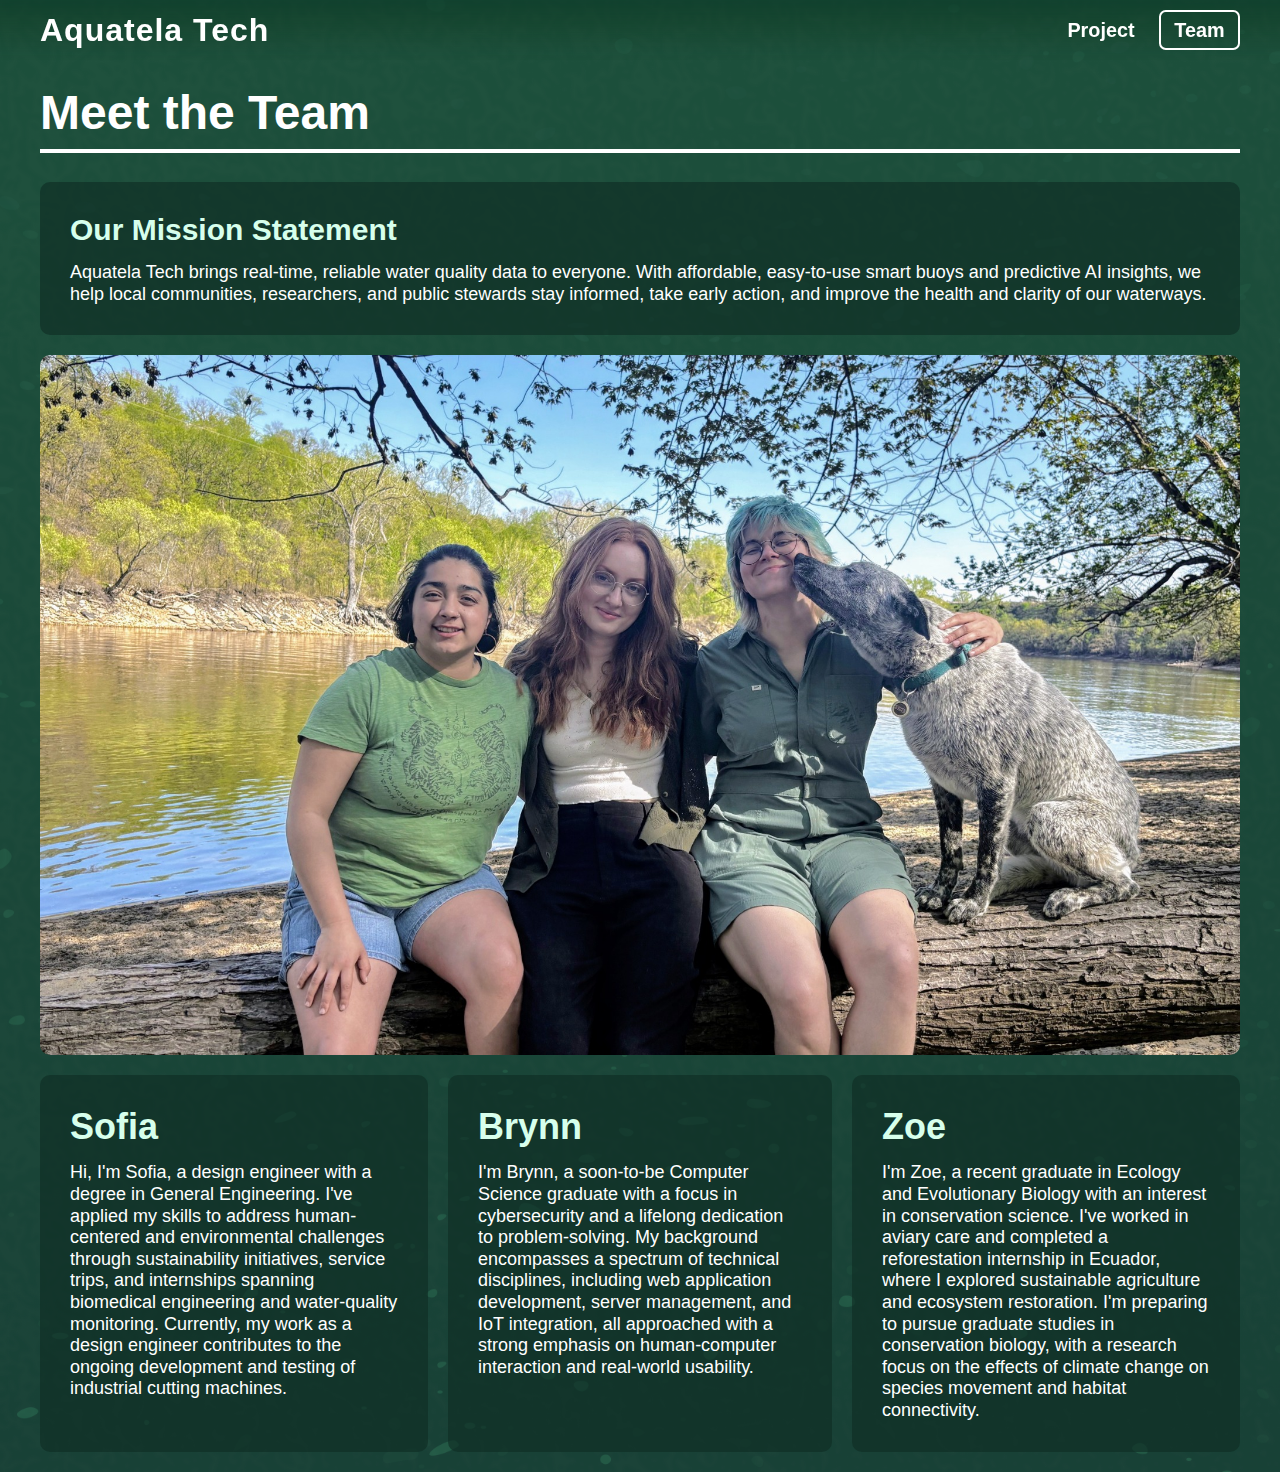
<file: team/index.html>
<!doctype html>
<html
  lang="en"
  data-ws-project="aeba305a-dd2a-4137-afa5-697c6670e5cd"
  data-ws-last-published="2025-05-08T07:51:18.484Z"
>
  <head>
    <link
      rel="stylesheet"
      type="text/css"
      href="/assets/static/app_generated_index-6937cd5a.Rnsvbnbw.css"
    />
    <meta charset="UTF-8" />
    <meta name="viewport" content="width=device-width,initial-scale=1" />
    <meta property="og:url" content="https://url/team" />
    <title>Aquatela | Team</title>
    <meta property="og:title" content="Aquatela | Team" />
    <meta property="og:type" content="website" />
    <meta name="robots" content="noindex, nofollow" />
    <link
      rel="preload"
      href="/assets/other-page-static_4UZXTy1RtlZl2lKS9RT9V.png"
      as="image"
    />
    <link
      rel="preload"
      href="/assets/nav-gradient_JK7eqdZPVu8eX98tXCpqa.png"
      as="image"
    />
    <link
      rel="preload"
      href="/assets/page-dark_37Kl2FIvr7-l_vHIMH3Jm.png"
      as="image"
    />
    <link
      rel="preload"
      href="/assets/group-photo_r3SYNKnIRhTTrJzDCV4mN.jpg"
      as="image"
    />
  </head>
  <body
    class="w-body c13n8z7t c1eqzzyg c1b8igwk cx83740 c1fyctuu ckdhwgm c29wygl c1e4zpte cqo227o cdsixlj c16qinmw c1jqidfr"
  >
    <section
      data-ws-tag="section"
      class="w-box c1e4zpte cqo227o c1n34qvq c1d5j7dy cbzfgyt chew80f c16sw3ly c1msjqvr c1wj1ore ci8evok cislq4d c1n20y5q c1tjuwbb clb6fu6 c1yureh4 c1b8igwk cx83740 c1fyctuu ckdhwgm cepo05h c2dcbdw c2m4upm c1aohopv c12obpov c1jqidfr c1h7pdt5 c1vabich cd4r62k c1y50ttd csjau20 cnbv3no c1vfd1yi c1qpqe84 cdmlwge"
    >
      <h1
        class="w-heading c1ta45ht cqo227o c158l0vi co50pcc cd6ukxc c1wj1ore cngop4x c1lrfbd8 cu9h4f5 c1o40mnh c1yfxrbu c1t83hyp"
      >
        <a href="/" class="w-link cngop4x c10zevxk"
          ><b class="w-bold-text c1qvien3">Aquatela Tech</b></a
        >
      </h1>
      <button
        type="button"
        class="w-button c3vrnew cqo227o cdsixlj c1h4njb2 cad1khj c1s3yoar c1sjos98 cqek5cn ce1328x clq8w49 cryiysw c1w7buv5 c1gqgn6b c1oqukc7 cqowqh2 c14a2rl9 cz6edbb c1d071x8 c1b9uxcz cv2ee6t c5i8rgk c1u7836v czzy9w4 c1xoap9v c1s26lth cohyffm c1m3rb5q cjf8duf c1hkctvg c14r8fnr c196lg20 c1abve0x c1dtdta3 cexlgm6 ctuvcwp cvijp9i c2q9uoo ciju9e3 c1eb3k0g cq6yfe8 c7hpd3w c4ia7z2 c1kuj3qc c9z2xs6"
        aria-haspopup="dialog"
        aria-expanded="false"
        aria-controls="radix-:R16:"
        data-state="closed"
      >
        <div class="w-html-embed">
          <svg
            xmlns="http://www.w3.org/2000/svg"
            fill="none"
            viewBox="0 0 16 16"
            width="100%"
            height="100%"
            style="display: block"
          >
            <path
              stroke="currentColor"
              stroke-linecap="round"
              stroke-linejoin="round"
              d="M2.667 8h10.666M2.667 4h10.666M2.667 12h10.666"
            />
          </svg>
        </div>
      </button>
      <nav
        aria-label="Main"
        data-orientation="horizontal"
        dir="ltr"
        class="w-navigation-menu c8kajmy c1bqxjyp ca3kb4l cyvlchd c1f9y267 cdgqwgt c1vi2huu c2m4upm c1ta45ht c1x4sc6 c16xdhk9 cgcgcco"
      >
        <div style="position: relative">
          <ul
            data-orientation="horizontal"
            class="w-menu-list c1e4zpte cg9wkjw cmg9nb1 cjh1nyy c178368o cqo227o cdsixlj c1417zg2 c82nsb9 cyvlchd c1f9y267 cdgqwgt c1vi2huu c18kcef4 c1t4onqv"
            dir="ltr"
          >
            <li data-ws-index="0" class="w-menu-item c1fs807b">
              <a
                href="/project"
                class="w-link cqwzt5j cqo227o cdsixlj c1h4njb2 cad1khj c1s3yoar c1sjos98 cqek5cn c3sl5nt clq8w49 cryiysw c91zbmj c1gxgryy cgfgbte cuz3afu cc2qm0a c10zevxk c1w32cka cn5z5co c1b9uxcz cv2ee6t c5i8rgk c1u7836v czzy9w4 cumjjki ces3jry c1kbuqi6 c8n3pmz c16osmk7 cu5znzz cu9nmal c1dod7ry cttsj43 c1ar4od1"
                data-radix-collection-item=""
                ><b class="w-bold-text">Project</b></a
              >
            </li>
            <li data-ws-index="1" class="w-menu-item">
              <a
                href="/team"
                class="w-link cqwzt5j cqo227o cdsixlj c1h4njb2 cad1khj c1s3yoar c1sjos98 cqek5cn c3sl5nt clq8w49 cryiysw c91zbmj c1gxgryy cgfgbte cuz3afu cc2qm0a c10zevxk c1w32cka c17dk95w c1b9uxcz cv2ee6t c5i8rgk c1u7836v czzy9w4 cwx4gbg ces3jry c1kbuqi6 c8n3pmz c16osmk7 cu5znzz cu9nmal c1dod7ry cttsj43 c1ar4od1"
                data-radix-collection-item=""
                ><b class="w-bold-text">Team</b></a
              >
            </li>
          </ul>
        </div>
      </nav>
    </section>
    <div
      class="w-box c1lvohu7 c1e4zpte c16qinmw cqo227o cdsixlj cgrylvk cbzfgyt c1k95r88 ctzdjp1 c1xralnn"
    >
      <div
        class="w-box cgykwgk c1oqukc7 c14a2rl9 c1tdfvwc c1cf34x c1e4zpte cqo227o c158l0vi c1nwqxdj cadmdl c1cedh51 c1kz2zzx ck0mapd c1a2ylzu c1l1in5y c1679gs4 c11hhyt2 ca3kb4l cs2et3e ced6j7i cb6mcvf c1j2zg8 c158yswg ce76z42"
      >
        <div
          class="w-box c2e7wmv cxetwme c1cf34x c1e4zpte cqo227o c158l0vi c1nwqxdj cadmdl c1cedh51 c1kz2zzx ck0mapd c1a2ylzu c1k8r9v7 c1679gs4 c11hhyt2 c7gqs5a c1teyp7f c8n1gsb cn2vn9w c1804p8i c6asksg c799lxq cs2et3e c1l0sa7q co7gz64"
        >
          <h1
            class="w-heading c1vzcnse cddh98v c10r1gub cfa1txu c68hazr csrm7f9 ch0y8ak c1s32qu7 c16s8kgz c1fqbqhy"
          >
            <b
              class="w-bold-text c16s8kgz ci0u9h cngop4x cc2xeua c2ih00c cm5fh7r"
              >Meet the Team</b
            >
          </h1>
        </div>
      </div>
      <hr
        class="w-separator c6et5fu ca6y51n c1exempp c80dmhe cqle8lf c16uv4kv czvp1iv c1wyorb1 c2yghbq c1l1in5y"
      />
      <div
        class="w-box c1e4zpte c5cp32i c1n34qvq cy4xbhe c1e0jzzx c1d5j7dy caqkid9 cv2osbw cz5mmvw cbzfgyt c1u4rgqt c68hazr c1k8r9v7 c16wflko c1sfbgxb"
      >
        <h1
          class="w-heading c11ewvr5 c1315icc cpem940 chag4g2 c375q1x cyvlchd c1f9y267 cdgqwgt c1vi2huu c1l1in5y c1ricra7 cthy3r4 c1nwqxdj cadmdl c1cedh51 c1kz2zzx ck0mapd c1a2ylzu c15bar1z c1e4zpte c1d5j7dy cdsixlj c8a6d5z c1mincmu c1aktwle cqo227o ch0hhi8 c1mhv0sn"
        >
          <div
            class="w-text ces8uaa cwuhgz5 cuckycm clfeaz7 crj7qw6 c1hqtzqv c1l1in5y cao5ny1 c16e9fsh c1e4zpte c16qinmw"
          >
            <span class="w-text cddh98v cdrhx81">Our Mission Statement</span>
            <div
              class="w-text cd82sfo c1275ah6 c1uugf2 cdfsac8 ctxsvwp cngop4x c1k8r9v7 c1horqe c1ta45ht cqo227o cpc2qa2 c1h0sm75 c1p4sfqa cc846az c1oaxia3"
            >
              <span class="w-text c1275ah6 cngop4x"
                >Aquatela Tech brings real-time, reliable water quality data to
                everyone. With affordable, easy-to-use smart buoys and
                predictive AI insights, we help local communities, researchers,
                and public stewards stay informed, take early action, and
                improve the health and clarity of our waterways.</span
              >
            </div>
          </div>
        </h1>
      </div>
      <div
        class="w-box cgykwgk c1oqukc7 c14a2rl9 cxetwme c68hazr c1e4zpte c5cp32i cdsixlj cclfm1z c1eqzzyg c1b8igwk cx83740 c1fyctuu ckdhwgm c1l1in5y cv2osbw cz5mmvw ca3kb4l cw8dz12 c13dtk24 c17ad4l8 c1315icc cpem940 chag4g2 c375q1x cpcgwkb ceofk7h c1pgjcjd cegmtck clijchm c1sfbgxb celuqz6 cg8jw8k c1wnd26w"
      ></div>
      <div
        class="w-box c1e4zpte c5cp32i cdsixlj cy4xbhe c1e0jzzx c1d5j7dy cishqyl cv2osbw cz5mmvw cbzfgyt cd3ibw6 c68hazr c1l1in5y c16wflko c1sfbgxb"
      >
        <h1
          class="w-heading c11ewvr5 c1315icc cpem940 chag4g2 c375q1x cyvlchd c1f9y267 cdgqwgt c1vi2huu cwwsfny c1ricra7 cthy3r4 c1nwqxdj cadmdl c1cedh51 c1kz2zzx ck0mapd c1a2ylzu c15bar1z c1e4zpte c1d5j7dy cpc2qa2 cg9wkjw c1mincmu c1aktwle c5cp32i ch0hhi8 c1mhv0sn"
        >
          <div
            class="w-text ces8uaa cwuhgz5 cuckycm clfeaz7 crj7qw6 c1hqtzqv c1l1in5y cao5ny1 cuzm5mi c1e4zpte c16qinmw c5cp32i c158l0vi"
          >
            <span class="w-text cddh98v cizwopn">Sofia</span>
            <div
              class="w-text cd82sfo c1275ah6 c1uugf2 cdfsac8 ctxsvwp cngop4x c1k8r9v7 c1horqe c1ta45ht cqo227o cpc2qa2 c1h0sm75 c1p4sfqa cc846az c1oaxia3"
            >
              <span class="w-text c1275ah6"
                >Hi, I&#x27;m Sofia, a design engineer with a degree in General
                Engineering. I&#x27;ve applied my skills to address
                human-centered and environmental challenges through
                sustainability initiatives, service trips, and internships
                spanning biomedical engineering and water-quality monitoring.
                Currently, my work as a design engineer contributes to the
                ongoing development and testing of industrial cutting
                machines.</span
              >
            </div>
          </div>
        </h1>
        <h1
          class="w-heading c11ewvr5 c1315icc cpem940 chag4g2 c375q1x cyvlchd c1f9y267 cdgqwgt c1vi2huu cwwsfny c1ricra7 cthy3r4 c1nwqxdj cadmdl c1cedh51 c1kz2zzx ck0mapd c1a2ylzu c15bar1z c1e4zpte c1d5j7dy cdsixlj c8a6d5z c1mincmu c1aktwle c5cp32i c3jz4xj ch0hhi8 c1mhv0sn"
        >
          <div
            class="w-text ces8uaa cwuhgz5 cuckycm clfeaz7 crj7qw6 c1hqtzqv c1l1in5y cao5ny1 cuzm5mi c1e4zpte c16qinmw c5cp32i c158l0vi"
          >
            <span class="w-text cddh98v cizwopn">Brynn</span>
            <div
              class="w-text cd82sfo c1275ah6 c1uugf2 cdfsac8 ctxsvwp cngop4x c1k8r9v7 c1horqe c1ta45ht cqo227o cpc2qa2 c1h0sm75 c1p4sfqa cc846az c1oaxia3"
            >
              <span class="w-text c1275ah6"
                >I&#x27;m Brynn, a soon-to-be Computer Science graduate with a
                focus in cybersecurity and a lifelong dedication to
                problem-solving. My background encompasses a spectrum of
                technical disciplines, including web application development,
                server management, and IoT integration, all approached with a
                strong emphasis on human-computer interaction and real-world
                usability.</span
              >
            </div>
          </div>
        </h1>
        <h1
          class="w-heading c11ewvr5 c1315icc cpem940 chag4g2 c375q1x c1ricra7 cthy3r4 cwwsfny c1nwqxdj cadmdl c1cedh51 c1kz2zzx ck0mapd c1a2ylzu c15bar1z c1e4zpte c5cp32i c158l0vi cg9wkjw c1mincmu c1d5j7dy c1aktwle ch0hhi8 c1mhv0sn"
        >
          <div
            class="w-text ces8uaa cwuhgz5 cuckycm clfeaz7 crj7qw6 c1hqtzqv cuzm5mi c1l1in5y c1e4zpte c16qinmw c5cp32i c158l0vi"
          >
            <span class="w-text cddh98v cizwopn">Zoe</span>
            <div
              class="w-text cd82sfo c1275ah6 c1uugf2 cdfsac8 ctxsvwp cngop4x c1k8r9v7 c1horqe c1ta45ht cqo227o cpc2qa2 c1h0sm75 c1p4sfqa cc846az c1oaxia3"
            >
              <span class="w-text"
                >I&#x27;m Zoe, a recent graduate in Ecology and Evolutionary
                Biology with an interest in conservation science. I&#x27;ve
                worked in aviary care and completed a reforestation internship
                in Ecuador, where I explored sustainable agriculture and
                ecosystem restoration. I&#x27;m preparing to pursue graduate
                studies in conservation biology, with a research focus on the
                effects of climate change on species movement and habitat
                connectivity.
              </span>
            </div>
          </div>
        </h1>
      </div>
      <div
        class="w-box c1k95r88 c16dep8l c1sl2fzq c2ugh0d cyba28g c9lr8pn c15dtv9i c3vrnew ctzdjp1 c1xralnn cdyhtw7"
      >
        <h1
          class="w-heading c11ewvr5 c1315icc cpem940 chag4g2 c375q1x cyvlchd c1f9y267 cdgqwgt c1vi2huu c1l1in5y c1ricra7 cthy3r4 c1nwqxdj cadmdl c1cedh51 c1kz2zzx ck0mapd c1a2ylzu c15bar1z c1e4zpte c1d5j7dy cdsixlj c8a6d5z c1mincmu c1aktwle cqo227o ch0hhi8 c1mhv0sn c1da5qs6"
        >
          <div
            class="w-text ces8uaa cwuhgz5 cuckycm clfeaz7 crj7qw6 c1hqtzqv c1l1in5y cao5ny1 c16e9fsh c1e4zpte c16qinmw"
          >
            <span class="w-text cddh98v cdrhx81 czou5ha c1a7fux3"
              >Our Mission Statement</span
            >
            <div
              class="w-text cd82sfo c1275ah6 c1uugf2 cdfsac8 ctxsvwp cngop4x c1k8r9v7 c1horqe c1ta45ht cqo227o cpc2qa2 c1h0sm75 c1p4sfqa cc846az c1oaxia3"
            >
              <span class="w-text c1275ah6 cngop4x c1p4sfqa"
                >Aquatela Tech brings real-time, reliable water quality data to
                everyone. With affordable, easy-to-use smart buoys and
                predictive AI insights, we help local communities, researchers,
                and public stewards stay informed, take early action, and
                improve the health and clarity of our waterways.</span
              >
            </div>
          </div>
        </h1>
        <div
          class="w-box c1rwa73v c1u2z4cm c5ecklh c1yizztw cbdappb c1sl2fzq c165uier cbq5b25 cf5bw5r c1jau2p3 c1o48ky9 c6ygyvz c1da5qs6"
        >
          <img
            alt=""
            width="270"
            height="270"
            src="/assets/sofia_C5CkYiy2WecrVA6st91Pi.jpg"
            class="w-image c1en2glo c1ufkf69 cx7exwy c1i8ph1u"
            sizes="100vw"
            srcset="
              /assets/sofia_C5CkYiy2WecrVA6st91Pi.jpg  16w,
              /assets/sofia_C5CkYiy2WecrVA6st91Pi.jpg  32w,
              /assets/sofia_C5CkYiy2WecrVA6st91Pi.jpg  48w,
              /assets/sofia_C5CkYiy2WecrVA6st91Pi.jpg  64w,
              /assets/sofia_C5CkYiy2WecrVA6st91Pi.jpg  96w,
              /assets/sofia_C5CkYiy2WecrVA6st91Pi.jpg 128w,
              /assets/sofia_C5CkYiy2WecrVA6st91Pi.jpg 256w,
              /assets/sofia_C5CkYiy2WecrVA6st91Pi.jpg 384w,
              /assets/sofia_C5CkYiy2WecrVA6st91Pi.jpg 640w
            "
            decoding="async"
            loading="lazy"
          />
          <div
            class="w-box c1qkayvx c1sl2fzq c2ugh0d cw5l25e c18sv87s c52savn c6ygyvz cd53wlw"
          >
            <h1
              class="w-heading c1wjhmmn c1ryp0yw c8m6t3a c1okt6ou czou5ha c1rlvglc c1a7fux3"
            >
              Sofia
            </h1>
            <div class="w-text c1p4sfqa">
              Hi, I&#x27;m Sofia, a design engineer with a degree in General
              Engineering. I&#x27;ve applied my skills to address human-centered
              and environmental challenges through sustainability initiatives,
              service trips, and internships spanning biomedical engineering and
              water-quality monitoring. Currently, my work as a design engineer
              contributes to the ongoing development and testing of industrial
              cutting machines.
            </div>
          </div>
        </div>
        <div
          class="w-box c1rwa73v c1u2z4cm c5ecklh c1yizztw cbdappb c1sl2fzq c165uier cbq5b25 cf5bw5r c1jau2p3 c1da5qs6"
        >
          <img
            alt=""
            width="270"
            height="280"
            src="/assets/brynn_xcstqn8x8L8A9peMws3t7.jpg"
            class="w-image c1en2glo c1ufkf69 cx7exwy c1i8ph1u"
            sizes="100vw"
            srcset="
              /assets/brynn_xcstqn8x8L8A9peMws3t7.jpg  16w,
              /assets/brynn_xcstqn8x8L8A9peMws3t7.jpg  32w,
              /assets/brynn_xcstqn8x8L8A9peMws3t7.jpg  48w,
              /assets/brynn_xcstqn8x8L8A9peMws3t7.jpg  64w,
              /assets/brynn_xcstqn8x8L8A9peMws3t7.jpg  96w,
              /assets/brynn_xcstqn8x8L8A9peMws3t7.jpg 128w,
              /assets/brynn_xcstqn8x8L8A9peMws3t7.jpg 256w,
              /assets/brynn_xcstqn8x8L8A9peMws3t7.jpg 384w,
              /assets/brynn_xcstqn8x8L8A9peMws3t7.jpg 640w
            "
            decoding="async"
            loading="lazy"
          />
          <div class="w-box c1qkayvx c1sl2fzq c2ugh0d cw5l25e c18sv87s cd53wlw">
            <h1
              class="w-heading c1wjhmmn c1ryp0yw c8m6t3a c1okt6ou czou5ha c1a7fux3"
            >
              Brynn
            </h1>
            <div class="w-text c1p4sfqa">
              I&#x27;m Brynn, a soon-to-be Computer Science graduate with a
              focus in cybersecurity and a lifelong dedication to
              problem-solving. My background encompasses a spectrum of technical
              disciplines, including web application development, server
              management, and IoT integration, all approached with a strong
              emphasis on human-computer interaction and real-world usability.
            </div>
          </div>
        </div>
        <div
          class="w-box c1rwa73v c1u2z4cm c5ecklh c1yizztw cbdappb c1sl2fzq c165uier cbq5b25 cf5bw5r c1jau2p3 c1da5qs6"
        >
          <img
            alt=""
            width="270"
            height="270"
            src="/assets/zoe_KoxJuB4MLzkWOTDmLai_q.jpg"
            class="w-image c1en2glo c1ufkf69 cx7exwy c1i8ph1u"
            sizes="100vw"
            srcset="
              /assets/zoe_KoxJuB4MLzkWOTDmLai_q.jpg  16w,
              /assets/zoe_KoxJuB4MLzkWOTDmLai_q.jpg  32w,
              /assets/zoe_KoxJuB4MLzkWOTDmLai_q.jpg  48w,
              /assets/zoe_KoxJuB4MLzkWOTDmLai_q.jpg  64w,
              /assets/zoe_KoxJuB4MLzkWOTDmLai_q.jpg  96w,
              /assets/zoe_KoxJuB4MLzkWOTDmLai_q.jpg 128w,
              /assets/zoe_KoxJuB4MLzkWOTDmLai_q.jpg 256w,
              /assets/zoe_KoxJuB4MLzkWOTDmLai_q.jpg 384w,
              /assets/zoe_KoxJuB4MLzkWOTDmLai_q.jpg 640w
            "
            decoding="async"
            loading="lazy"
          />
          <div class="w-box c1qkayvx c1sl2fzq c2ugh0d cw5l25e c18sv87s cd53wlw">
            <h1
              class="w-heading c1wjhmmn c1ryp0yw c8m6t3a c1okt6ou czou5ha c1a7fux3"
            >
              Zoe
            </h1>
            <div class="w-text c1p4sfqa">
              I&#x27;m Zoe, a recent graduate in Ecology and Evolutionary
              Biology with an interest in conservation science. I&#x27;ve worked
              in aviary care and completed a reforestation internship in
              Ecuador, where I explored sustainable agriculture and ecosystem
              restoration. I&#x27;m preparing to pursue graduate studies in
              conservation biology, with a research focus on the effects of
              climate change on species movement and habitat connectivity.
            </div>
          </div>
        </div>
      </div>
    </div>
    <script id="vike_pageContext" type="application/json">
      {
        "_urlRewrite": null,
        "pageId": "/pages/team",
        "routeParams": {},
        "data": {
          "url": "https://url/team",
          "system": { "params": {}, "search": {}, "origin": "https://url" },
          "resources": {},
          "pageMeta": {
            "title": "Aquatela | Team",
            "description": "",
            "excludePageFromSearch": true,
            "language": "",
            "socialImageAssetName": "!undefined",
            "socialImageUrl": "",
            "status": "!undefined",
            "redirect": "",
            "custom": []
          }
        }
      }
    </script>
    <script
      src="/assets/entries/entry-server-routing.BRub68Fc.js"
      type="module"
      async
    ></script>
    <link
      rel="modulepreload"
      href="/assets/entries/pages_team.DwQcUNKw.js"
      as="script"
      type="text/javascript"
    /><link
      rel="modulepreload"
      href="/assets/chunks/chunk-D2novGpq.js"
      as="script"
      type="text/javascript"
    /><link
      rel="modulepreload"
      href="/assets/chunks/chunk-BEepQTas.js"
      as="script"
      type="text/javascript"
    />
  </body>
</html>
</file>
<file: assets/static/app_generated_index-6937cd5a.Rnsvbnbw.css>
@layer presets{:root{display:grid;min-height:100%;font-family:Arial,Roboto,sans-serif;font-size:16px;line-height:1.2;white-space:pre-wrap;white-space-collapse:preserve}body.w-body{box-sizing:border-box;border-top-width:1px;border-right-width:1px;border-bottom-width:1px;border-left-width:1px;-webkit-font-smoothing:antialiased;-moz-osx-font-smoothing:grayscale;margin:0}div.w-box{box-sizing:border-box;border-top-width:1px;border-right-width:1px;border-bottom-width:1px;border-left-width:1px;outline-width:1px}section.w-box{box-sizing:border-box;border-top-width:1px;border-right-width:1px;border-bottom-width:1px;border-left-width:1px;outline-width:1px}b.w-bold-text{font-weight:700;box-sizing:border-box;border-top-width:1px;border-right-width:1px;border-bottom-width:1px;border-left-width:1px}a.w-link{box-sizing:border-box;border-top-width:1px;border-right-width:1px;border-bottom-width:1px;border-left-width:1px;outline-width:1px;display:inline-block}img.w-image{box-sizing:border-box;border-top-width:1px;border-right-width:1px;border-bottom-width:1px;border-left-width:1px;outline-width:1px;max-width:100%;display:block;height:auto}h1.w-heading{box-sizing:border-box;border-top-width:1px;border-right-width:1px;border-bottom-width:1px;border-left-width:1px;outline-width:1px}div.w-text{box-sizing:border-box;border-top-width:1px;border-right-width:1px;border-bottom-width:1px;border-left-width:1px;outline-width:1px;min-height:1em}button.w-button{font-family:inherit;font-size:100%;line-height:1.15;box-sizing:border-box;border-top-width:1px;border-right-width:1px;border-bottom-width:1px;border-left-width:1px;border-top-style:solid;border-right-style:solid;border-bottom-style:solid;border-left-style:solid;text-transform:none;margin:0}div.w-html-embed{display:contents;white-space:normal;white-space-collapse:collapse}div.w-dialog-overlay,div.w-dialog-content{box-sizing:border-box;border-top-width:1px;border-right-width:1px;border-bottom-width:1px;border-left-width:1px;outline-width:1px}button.w-close-button{background-color:transparent;background-image:none;font-family:inherit;font-size:100%;line-height:1.15;box-sizing:border-box;text-transform:none;border:1px solid rgba(226,232,240,1);margin:0;padding:0}div.w-navigation-menu,div.w-menu-list,div.w-menu-item{box-sizing:border-box;border-top-width:1px;border-right-width:1px;border-bottom-width:1px;border-left-width:1px;outline-width:1px}hr.w-separator{height:1px;color:inherit;box-sizing:border-box;border-top-width:1px;border-right-width:1px;border-bottom-width:1px;border-left-width:1px;background-color:gray;border-top-style:none;border-right-style:none;border-left-style:none;border-bottom-style:none}}@media all{.c1e43r6{background-image:url(/assets/home-page-static_GwyVDi6mcc_eP9hF1YC5P.png)}.c1uqsmt5{background-size:auto}.cwozv43{background-repeat:no-repeat}.cx83740{background-attachment:scroll}.c1fyctuu{background-origin:padding-box}.ckdhwgm{-webkit-background-clip:border-box;background-clip:border-box}.c1fs807b{font-size:22px}.cajyuyc{background-blend-mode:normal}.c29wygl{background-color:#0f261c}.c1e4zpte{display:flex}.c16qinmw{flex-direction:column}.cqo227o{align-items:center}.c158l0vi{justify-content:start}.c10p2nnf{overflow-x:visible}.c90ocou{overflow-y:visible}.c6xgxnw{object-fit:contain}.c8kr2jy{background-position:50% 0%}:root{font-size:18px;color:#fff}.c13n8z7t{background-image:url(/assets/other-page-static_4UZXTy1RtlZl2lKS9RT9V.png)}.c1eqzzyg{background-size:cover}.c1b8igwk{background-repeat:repeat}.c1fuh131{border-top-color:#fff0}.cwadeii{border-right-color:#fff0}.cb2vhtu{border-bottom-color:#fff0}.c1v7sdg2{border-left-color:#fff0}.c1l9u6ck{background-color:#083729}.c1k8r9v7{width:auto}.cbzfgyt{flex-wrap:nowrap}.c1u4rgqt{align-content:space-between}.coc94m9{object-fit:fill}.cao5ny1{margin-left:0%}.c1w9tcri{margin-right:0%}.cdsixlj{justify-content:center}.c1y3kjan{background-position:0% 0%,}.c1jqidfr{background-position:0% 0%}.c1n34qvq{justify-content:space-between}.c1d5j7dy{flex-direction:row}.chew80f{column-gap:0}.c16sw3ly{row-gap:0}.c1msjqvr{position:fixed}.c1wj1ore{top:0}.ci8evok{object-position:50% 50%}.cislq4d{right:0}.c1n20y5q{left:0}.c1tjuwbb{background-color:#0000}.cepo05h{height:60px}.c2dcbdw{margin-left:0}.c2m4upm{margin-right:0}.c1aohopv{padding-left:40px}.c12obpov{padding-right:40px}.clb6fu6{background-image:url(/assets/nav-gradient_JK7eqdZPVu8eX98tXCpqa.png)}.c1yureh4{background-size:auto 300px}.c1ta45ht{display:block}.co50pcc{letter-spacing:1px}.cd6ukxc{position:sticky}.cngop4x{color:#fff}.c1lrfbd8{background-color:#19575c00}.cu9h4f5{font-size:32px}.c10zevxk{text-decoration-line:none}.c3vrnew{display:none}.c1h4njb2{background-color:transparent}.cad1khj{border-top-left-radius:.375rem}.c1s3yoar{border-top-right-radius:.375rem}.c1sjos98{border-bottom-right-radius:.375rem}.cqek5cn{border-bottom-left-radius:.375rem}.ce1328x{font-size:.875rem}.clq8w49{line-height:1.25rem}.cryiysw{font-weight:500}.c1w7buv5{height:2.5rem}.c1gqgn6b{width:2.5rem}.c1oqukc7{padding-top:0}.cqowqh2{padding-right:.375rem}.c14a2rl9{padding-bottom:0}.cz6edbb{padding-left:.375rem}.c1d071x8{border:0 solid rgba(226,232,240,1)}.c1b9uxcz:focus-visible{outline-offset:2px}.cv2ee6t:focus-visible{box-shadow:0 0 0 2px #fff,0 0 0 4px #94a3b8}.c5i8rgk:focus-visible{outline:2px solid transparent}.c1u7836v:disabled{pointer-events:none}.czzy9w4:disabled{opacity:.5}.c1xoap9v:hover{background-color:#f1f5f9}.c1s26lth:hover{color:#0f172a}.cm28h7{top:0}.c1x6253w{right:0}.c1948ob9{bottom:0}.c16svofp{left:0}.ck6tjhe{z-index:50}.cnv0ny{background-color:#fffc}.c1j85qed{-webkit-backdrop-filter:blur(0 1px 2px 0 rgb(0 0 0/.05));backdrop-filter:blur(0 1px 2px 0 rgb(0 0 0/.05))}.cehdl38{overflow-x:auto}.cg901u9{overflow-y:auto}.c1l1in5y{width:100%}.c1jvg1h9{row-gap:1rem}.cru00n4{column-gap:1rem}.c6et5fu{background-color:#fff}.c1rpz3he{box-shadow:0 10px 15px -3px #0000001a,0 4px 6px -4px #0000001a}.c8kajmy{position:relative}.c1b2po9p{margin-right:auto}.c14c6k5m{max-width:24rem}.cg9wkjw{flex-grow:1}.c1fqd9rx{border:1px solid rgba(226,232,240,1)}.c1qoaho1{padding:1.5rem}.c3o50p{position:absolute}.c1ydjnbb{right:1rem}.cglfzgu{top:1rem}.c5t9oku{border-top-left-radius:.125rem}.c1hfcw5u{border-top-right-radius:.125rem}.c1e56fta{border-bottom-right-radius:.125rem}.c1c9gclk{border-bottom-left-radius:.125rem}.cfo2f50{opacity:.7}.ccmcbdh{height:1rem}.c1nz91nt{width:1rem}.c1kt728n{outline:medium none currentcolor}.c5hceid{border:0 none currentcolor}.c136w5ny:hover{opacity:1}.c1bqxjyp{max-width:max-content}.ca3kb4l{padding-right:0}.cyvlchd{border-top-width:1px}.c1f9y267{border-right-width:1px}.cdgqwgt{border-left-width:1px}.c1vi2huu{border-bottom-width:1px}.cmg9nb1{flex-shrink:1}.cjh1nyy{flex-basis:0}.c178368o{list-style-type:none}.c1417zg2{row-gap:.6rem}.c82nsb9{column-gap:.6rem}.c18kcef4{margin:0}.c1t4onqv{padding:0}.cqwzt5j{display:inline-flex}.c3sl5nt{font-size:1.1rem}.c91zbmj{height:2.25rem}.c1gxgryy{padding-top:0}.cgfgbte{padding-right:.75rem}.cuz3afu{padding-bottom:0}.cc2qm0a{padding-left:.75rem}.c1w32cka{color:currentcolor}.c17dk95w{border:2px solid rgba(255,255,255,1)}.cumjjki:hover{background-color:#6aa39000}.ces3jry:hover{color:#fff}.c1kbuqi6:hover{border-top-color:#fff}.c8n3pmz:hover{border-right-color:#fff}.c16osmk7:hover{border-bottom-color:#fff}.cu5znzz:hover{border-left-color:#fff}.cu9nmal:hover{border-top-width:2px}.c1dod7ry:hover{border-right-width:2px}.cttsj43:hover{border-left-width:2px}.c1ar4od1:hover{border-bottom-width:2px}.cwx4gbg:hover{background-color:#f2f6fa00}.cn5z5co{border:0px solid rgba(255,255,255,1)}.cgykwgk{background-color:#19453200}.c1tdfvwc{margin-top:40px}.c1cf34x{margin-bottom:0}.c1nwqxdj{background-image:none}.cadmdl{background-size:none}.c1cedh51{background-repeat:none}.c1kz2zzx{background-attachment:none}.ck0mapd{background-origin:none}.c1a2ylzu{-webkit-background-clip:none;background-clip:none}.c1679gs4{column-gap:0px}.c11hhyt2{row-gap:0px}.cs2et3e{background-position:none}.c2e7wmv{background-color:#04140f00}.cxetwme{margin-top:0}.c7gqs5a{height:100px}.c1teyp7f{border-top-left-radius:0}.c8n1gsb{border-top-right-radius:0}.cn2vn9w{border-bottom-left-radius:0}.c1804p8i{border-bottom-right-radius:0}.c6asksg{line-height:0}.c799lxq{padding:0}.c1vzcnse{font-size:72px}.cddh98v{color:#d7ffec}.c10r1gub{line-height:1}.cfa1txu{font-weight:900}.c68hazr{margin-bottom:20px}.csrm7f9{font-family:Arial,Roboto,sans-serif}.cc2xeua{font-size:48px}.c2ih00c{font-weight:800}.c5cp32i{align-items:stretch}.cy4xbhe{margin-left:0}.c1e0jzzx{margin-right:0}.caqkid9{margin-top:20px}.cv2osbw{column-gap:20px}.cz5mmvw{row-gap:20px}.c1opttg1{margin-bottom:10px}.c16wflko{min-width:0px}.c11ewvr5{background-color:#0f2e24a8}.c1315icc{border-top-left-radius:10px}.cpem940{border-top-right-radius:10px}.chag4g2{border-bottom-left-radius:10px}.c375q1x{border-bottom-right-radius:10px}.c1mtqtae{width:48%}.c1ricra7{margin-top:0}.cthy3r4{margin-bottom:0}.c15bar1z{align-self:auto}.c1mincmu{flex-shrink:0}.c1aktwle{order:0}.cwv085x{max-width:600px}.c1442o2s{border:1px none rgba(255,255,255,1)}.ch0hhi8{padding:30px}.c1mhv0sn{background-position:,}.ces8uaa{font-size:50px}.cwuhgz5{color:#aecec1}.cuckycm{border-top-color:#cbf2e3}.clfeaz7{border-right-color:#cbf2e3}.crj7qw6{border-bottom-color:#cbf2e3}.c1hqtzqv{border-left-color:#cbf2e3}.c16ayak0{max-width:525px}.cqvnw8{padding-left:0}.cgems2w{align-items:start}.cdrhx81{font-size:30px}.cd82sfo{text-align:start}.c1275ah6{font-size:18px}.c1uugf2{padding-top:14px}.cdfsac8{font-weight:400}.ctxsvwp{min-height:auto}.c1horqe{min-width:0}.cpc2qa2{justify-content:end}.csfet9l{margin-bottom:6%}.cmsrwma{width:43%}.cuzm5mi{max-width:none}.c13dtk24{min-width:auto}.clqyb72{width:53%}.c1cngaun{max-width:380px}.cegrup7{padding-right:5px}.ccey9kx{width:33%}.c170h79r{height:95%}.c1hcqajp{padding-top:15px}.c1evvkih{max-width:235px}.ctxoapi{max-height:none}.c1b5u48n{padding-left:10px}.c1lvohu7{width:1200px}.cgrylvk{max-width:1200px}.c8a6d5z{flex-grow:0}.ca6y51n{border-top-width:2px}.c1exempp{border-right-width:2px}.c80dmhe{border-left-width:2px}.cqle8lf{border-bottom-width:2px}.c16uv4kv{border-top-style:solid}.czvp1iv{border-right-style:solid}.c1wyorb1{border-left-style:solid}.c2yghbq{border-bottom-style:solid}.ct4173v{background-image:url(/assets/map-monochrome_RSuCFuz9gMvnLr6hzB07S.png)}.cw8dz12{height:auto}.c17ad4l8{min-height:700px}.cs7yt4z{background-position:,0% 0%}.c1sa0wg8{background-color:#00100b9c}.c4t3ce0{border-top-left-radius:40px}.c1nq9a5k{border-top-right-radius:40px}.c1kax3vb{border-bottom-left-radius:40px}.c2x6gi7{border-bottom-right-radius:40px}.c1fz9spv{background-image:url(/assets/page-dark_37Kl2FIvr7-l_vHIMH3Jm.png)}.c13yk728{background-size:auto auto}.cpcgwkb{background-position:,50% 50%}.c1vbnu1q{background-color:#04140f9c}.c98ojdo{background-position:,0% 50%}.c16e9fsh{max-width:1140px}.cishqyl{margin-top:0%}.cd3ibw6{align-content:stretch}.cwwsfny{width:32%}.cizwopn{font-size:36px}.c3jz4xj{max-width:425px}.cclfm1z{background-image:url(/assets/group-photo_r3SYNKnIRhTTrJzDCV4mN.jpg)}.cht49vi{min-height:1650px}.c1pnmf0o{min-height:100px}.c17nug3y{max-height:1000px}.c171oul7{height:380px}.cc2884r{margin-top:10%}.cfsogwy{font-size:40px}.c1b9mzx1{text-align:center}.cuw54ty{width:750px}.cv3i7z8{font-size:160%}.c89gk1v{object-fit:scale-down}.c10kd2v1{aspect-ratio:auto}.ci2e50w{text-shadow:3px 3px 10px rgba(0,0,0,.2)}.c1eoszt9{padding-top:20px}.csmcje7{padding-bottom:20px}.c2hanf7{padding-right:30px}.c1ixc518{padding-left:30px}.c1ojttma{margin-top:2%}.c17a7j24{background-color:#db9333}.c1qlt6az{border-top-left-radius:35px}.c1jfmrk7{border-top-right-radius:35px}.c7nuccs{border-bottom-left-radius:35px}.cgi2vr6{border-bottom-right-radius:35px}.colvios{border-top-width:1.1px}.cakxs6u{border-right-width:1.1px}.c1779xmr{border-left-width:1.1px}.c13wus2y{border-bottom-width:1.1px}.c69maq{box-shadow:0 2px 5px #0003}.cccirib:hover{background-color:#c37d21}.c1oxchlx{font-size:24px}.coklccp{align-items:end}.c4r1t33{padding-bottom:2%}.c1vbwn7l{margin-top:40%}.c1w2whtd{column-gap:40px}.cbxpd5h{row-gap:40px}.c1fmymlp{flex-wrap:wrap}.c1wd61rs{margin-bottom:8%}.c299ntm{max-width:500px}.ckiacte{margin-top:0}.c1084aol{padding-top:50px}.c1k43mq6{padding-bottom:50px}.c1ngdzx5{background-color:#065248}.cc21fqt{border-top-left-radius:20px}.c1nfx632{border-top-right-radius:20px}.cbzo4zg{border-bottom-left-radius:20px}.c1ktywd2{border-bottom-right-radius:20px}.cvqu5wh{margin-bottom:3px}.cqz4t94{height:fit-content}.chncvm2{width:fit-content}.cntrz5i{min-width:fit-content}.c8hr4un{min-height:fit-content}.c7uv9zs{max-height:fit-content}.c1gj90fe{margin-left:2%}.c18bkbho{align-self:center}.c1lqf9bu{padding-left:0}.c1nr3r7s{font-size:25px}.cdg510e{width:260px}.c1o09ajp{padding-top:18px}.c4mbemj{max-width:260px}.c1dhor24{font-size:20px}.c3qe6zt{padding-top:30px}.clc67ry{padding-right:50px}.c18jkx6h{padding-bottom:30px}.cwy74fm{padding-left:50px}.c2gwq1w{background-color:#0e4031}.c1161q2t{width:120px}.c1at3etm{padding-left:20px}.c1hb2rvi{width:240px}.cx9cmj0{margin-bottom:0%}.c1icefhz{background-color:#382b0e9c}.c1uqxw5t{padding-bottom:3%}.c4bthox{padding-top:0%}.ctt90ew{height:15%}.c1mci2zf{background-color:#42542800}.c163d51h{margin-left:12%}.c1oa28nx{margin-right:12%}.c1k668qq{font-size:34px}.c1264ytn{padding-top:10px}.c7jctyo{color:#db9333}}@media all and (max-width: 991px){.c16rlyb4{background-image:url(/assets/home-page-static_GwyVDi6mcc_eP9hF1YC5P.png)}.cbr54tp{background-size:cover,auto auto,cover}.cqy0o3w{background-position:50% 0%,50% 50%,50% 0%}.c1sfbgxb{display:none}.c1x4sc6{padding-right:0}.c16xdhk9{margin-right:0}.ced6j7i{margin-top:70px}.cb6mcvf{padding-bottom:0}.c1h0sm75{font-size:18px}.c1k95r88{width:700px}.ceofk7h{column-gap:10px}.c1pgjcjd{row-gap:10px}.cegmtck{margin-top:10px}.clijchm{margin-bottom:0}.celuqz6{background-position:,50% 50%}.c1sl2fzq{display:flex}.cus4lmy{flex-wrap:nowrap}.c2ugh0d{flex-direction:column}.cyhkurv{align-items:stretch}.cbq5b25{justify-content:space-between}.c1w6mz4t{width:100%}.c1tuat4u{max-width:700px}.cyba28g{column-gap:20px}.c9lr8pn{row-gap:20px}.cs6o2uh{flex-grow:1}.ctnsdok{flex-shrink:0}.c1u2z4cm{border-top-left-radius:10px}.c5ecklh{border-top-right-radius:10px}.c1yizztw{border-bottom-left-radius:10px}.cbdappb{border-bottom-right-radius:10px}.cyn775n{background-image:none}.ct0y1zl{background-attachment:none}.cc8bs34{-webkit-background-clip:none;background-clip:none}.cweutnc{background-origin:none}.chxl9w7{background-repeat:none}.c17udxnr{background-size:none}.c1rwa73v{background-color:#0f2e24a8}.crd0e5z{background-position:,}.cqvst2r{max-width:670px}.c7n2whb{max-width:none}.c1dxnfde{max-width:650px}.c1ufg991{width:auto}.c165uier{align-items:center}.ci4u2uw{justify-content:center}.c1voopos{margin-top:20%}.cktoyel{padding-top:0%}.cnso28p{font-size:110%}.c1y90kek{width:500px}.c1h25oxd{padding-bottom:20px}.c1rfuby{margin-top:80%}.c1azubuh{padding-bottom:50px}.c114s866{align-content:center}.c1er7adc{flex-direction:row}.cpdr3d8{margin-top:0%}.cmtp2ow{margin-bottom:0%}.c5xshz{margin-top:0}.c1h9ifpv{margin-bottom:3px}.c1qkayvx{padding-left:30px}.crw3nqn{padding-right:30px}.c49ur8p{padding-top:20px}.cio2uqi{width:80px}.cjkfqqd{width:370px}.cxqf13g{font-size:28px}.c1aoee39{max-height:250px}.cfdbfvh{height:200px}.cafqvny{font-size:34px}.c3h3142{border-top-width:0px}.c9pd14o{border-right-width:0px}.cx9ai9i{border-left-width:0px}.cgkcoie{border-bottom-width:0px}.cdotjal{color:#db9333}.c16dep8l{margin-top:20px}.c15dtv9i{margin-bottom:20px}.cf5bw5r{padding:30px}.c1en2glo{border-top-left-radius:300px}.c1ufkf69{border-top-right-radius:300px}.cx7exwy{border-bottom-left-radius:300px}.c1i8ph1u{border-bottom-right-radius:300px}.cw5l25e{align-items:start}.c18sv87s{justify-content:start}.c1wjhmmn{margin-bottom:.2em}.c1ryp0yw{margin-top:0}.c8m6t3a{font-size:30px}.c1okt6ou{color:#d7ffec}}@media all and (max-width: 767px){.clgnmap{background-size:cover,auto auto,cover}.c1h7pdt5{background-color:#0e3d3800}.c1vabich{height:55px}.cd4r62k{background-size:auto 270px}.c1y50ttd{padding-right:2.5%}.csjau20{padding-left:4%}.c1o40mnh{font-size:24px}.c1yfxrbu{margin-left:0}.cohyffm{display:block}.c1m3rb5q{border-top-color:#fff}.cjf8duf{border-right-color:#fff}.c1hkctvg{border-bottom-color:#fff}.c14r8fnr{border-left-color:#fff}.c196lg20{color:#fff}.c1abve0x:hover{color:#cdd7d3}.c1dtdta3:hover{background-color:#f2f6fa00}.cexlgm6:hover{border-top-width:0px}.ctuvcwp:hover{border-right-width:0px}.cvijp9i:hover{border-left-width:0px}.c2q9uoo:hover{border-bottom-width:0px}.cgso2ga{align-items:end}.c6ygyvz{justify-content:start}.c1jau2p3{flex-direction:column}.ci80277{margin-left:65%}.c1lecnxk{border-top-color:#0e403100}.c11v1cyb{border-right-color:#0e403100}.cceu8w6{border-bottom-color:#0e403100}.cmn9f16{border-left-color:#0e403100}.cnfrvql{border-top-width:0px}.c1fv0i2y{border-right-width:0px}.c13r5ihm{border-left-width:0px}.cg8obja{border-bottom-width:0px}.c1vdak15{display:flex}.c52savn{align-items:start}.cbc40wr{background-color:#375d50}.c1wazb7k{padding-right:0%}.cqurxrj{margin-right:3%}.cfd2sjd{font-weight:400}.cp1cml8{text-decoration-line:none}.cwn9f2e{margin-top:40px}.c1orqyl7:active{color:#324941}.cgcgcco{display:none}.ce76z42{margin-top:60px}.c1l0sa7q{height:70px}.ch0y8ak{font-size:58px}.cm5fh7r{font-size:38px}.c1p4sfqa{font-size:16px}.cc846az{padding-top:5px}.ctzdjp1{width:440px}.cg8jw8k{min-height:400px}.c1wnd26w{background-position-y:60%}.cpa0pwp{background-position:,6% 5%}.cwb2ona{font-size:26px}.c18xq0kf{background-position-y:30%}.cxai3mb{background-position:,80% 47%}.c1d0ws8u{width:100%}.co02hup{padding-top:20%}.c18ao9qr{font-size:90%}.cuutlyh{width:380px}.cr5m9dj{padding-top:15px}.cewkzn9{padding-bottom:15px}.c3413yi{font-size:18px}.cunqqr{margin-top:0%}.c65jstr{padding-bottom:100px}.c1ynu0no{column-gap:15px}.c3xcteo{row-gap:15px}.c1uzk4zv{margin-top:130%}.c1gicbcy{padding-bottom:5px}.c12taqxp{width:80px}.c1a4urtp{width:200px}.c17hmdxn{height:150px}.crqia3j{font-size:1.2em}.c1gz0gyz{font-size:14px}.czou5ha{font-size:28px}.c1o48ky9{align-items:center}.cd53wlw{padding-left:0}.c1rlvglc{text-align:start}}@media all and (max-width: 479px){.cx17q2c{background-size:cover,auto auto,cover}.cnbv3no{height:50px}.c1vfd1yi{background-size:auto 250px}.c1qpqe84{padding-left:4%}.cdmlwge{padding-right:1.2%}.c1t83hyp{margin-left:0}.c1qvien3{font-size:20px}.ciju9e3:hover{border-top-color:#cacaca00}.c1eb3k0g:hover{border-right-color:#cacaca00}.cq6yfe8:hover{border-bottom-color:#cacaca00}.c7hpd3w:hover{border-left-color:#cacaca00}.c4ia7z2:hover{color:#cdd7d3}.c1kuj3qc{width:2.2rem}.c9z2xs6{height:2.2rem}.cbum9r2{padding-left:1.1rem}.c1syq18e{column-gap:.5rem}.chkigkd{row-gap:.5rem}.c119n3lo{margin-right:0%}.c1fuibak{font-size:16px}.c1j2zg8{height:40px}.c158yswg{margin-top:20%}.co7gz64{padding-left:5px}.c1s32qu7{font-size:42px}.c16s8kgz{line-height:0}.c1fqbqhy{height:auto}.ci0u9h{font-size:28px}.c1oaxia3{font-size:10px}.c1xralnn{width:295px}.c1yvi7rx{margin-bottom:1em}.c1pzzof8{background-size:cover}.c1ptc7rq{column-gap:20px}.c1msbbiq{row-gap:20px}.c1mg3389{margin-top:0}.c1da5qs6{padding:15px}.c2i6q1s{background-position:,23% 5%}.c1a7fux3{font-size:24px}.cypgrsl{padding-top:10px}.c1u6s5xs{min-height:1000px}.c3yxmjj{font-size:30px}.c126kb10{padding-top:5%}.c1t176xa{width:280px}.c1mtpcg{font-size:80%}.cm1w7c8{padding-top:6px}.c1m26vc3{padding-bottom:10px}.cv1r5eh{padding-right:25px}.castbqt{padding-left:25px}.c11cu2wr{margin-top:2%}.cd2ovsl{font-size:14px}.c1b7q4kg{padding-bottom:0}.cb81o9w{margin-left:5%}.cqbemwf{margin-right:5%}.c11x1rut{column-gap:10px}.c1putvbv{row-gap:10px}.ctqu61p{margin-top:120%}.c1m0iyf6{width:200px}.c1i8c9ge{padding-top:0}.c1j78pyr{padding-left:20px}.c1nryiiu{padding-right:20px}.cxpahek{width:60px}.cm2jlv6{width:150px}.cdyhtw7{margin-top:10px}.c1fp54ef{margin-bottom:15px}.cbxckzr{font-size:18px}.c1obdqc{margin-top:60px}.c102f007{height:150px}.cfah0od{margin-left:7%}.c1q9yadq{margin-right:7%}.ckf76z1{font-size:1em}.c1bf46l{font-size:12px}}
</file>
